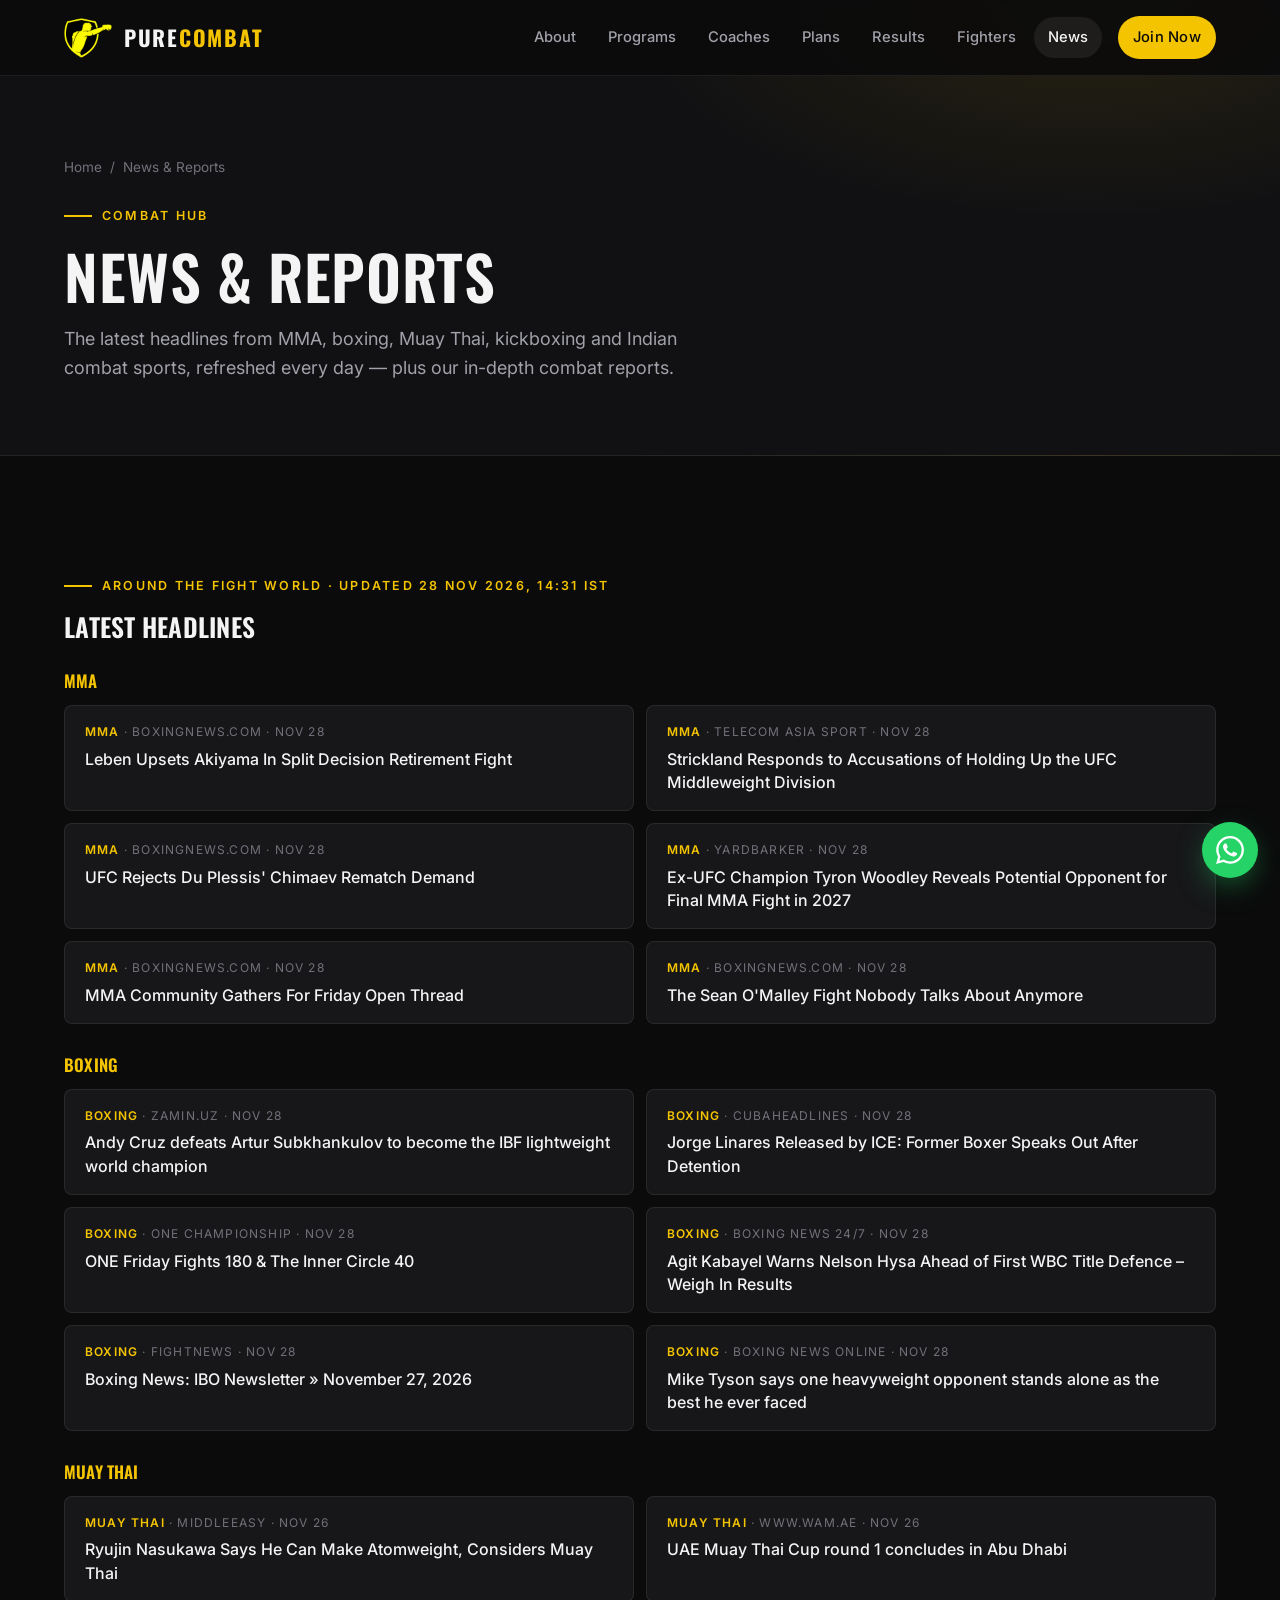
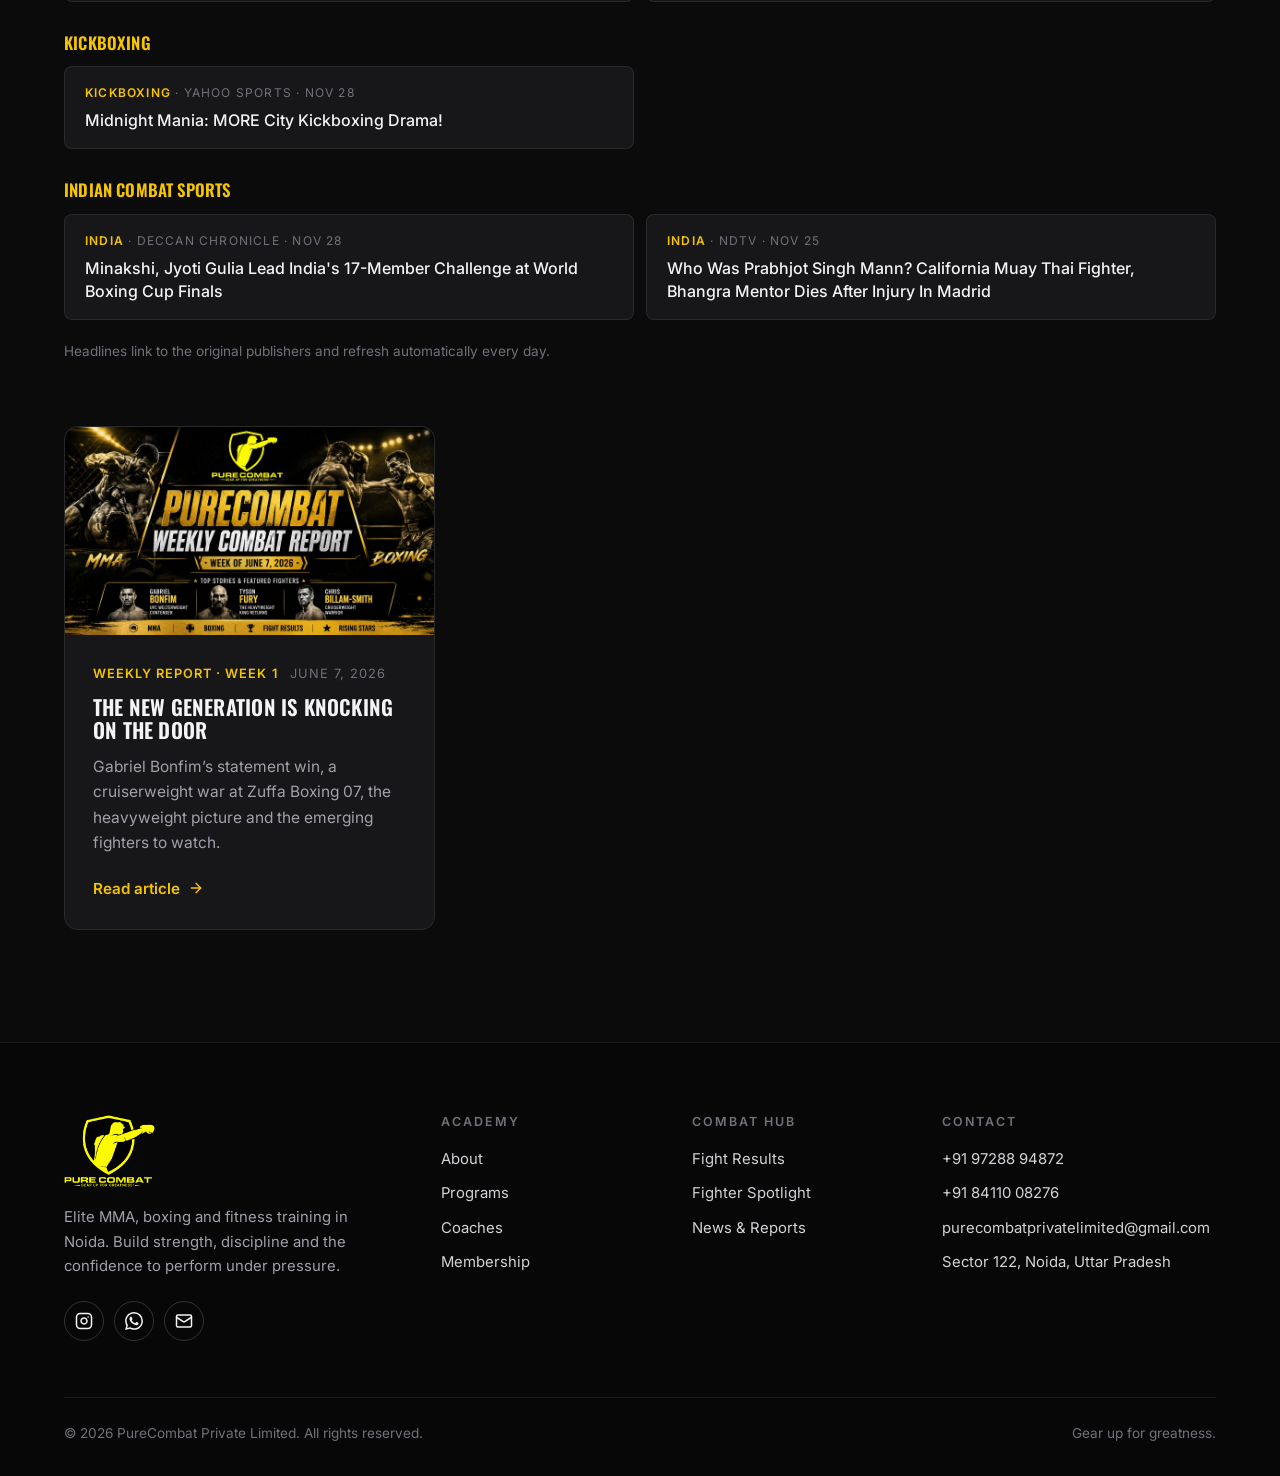
<file: blogs.html>
<!DOCTYPE html>
<html lang="en" class="no-js">
<head>
<meta charset="UTF-8">
<meta name="viewport" content="width=device-width, initial-scale=1.0">
<title>News & Reports | PURECOMBAT</title>
<meta name="description" content="Weekly combat sports reports, analysis and news from the PURECOMBAT team.">
<link rel="canonical" href="https://www.purecombat.in/blogs.html">
<meta name="theme-color" content="#0b0b0c">

<meta property="og:type" content="website">
<meta property="og:site_name" content="PURECOMBAT">
<meta property="og:title" content="News & Reports | PURECOMBAT">
<meta property="og:description" content="Weekly combat sports reports, analysis and news from the PURECOMBAT team.">
<meta property="og:url" content="https://www.purecombat.in/blogs.html">
<meta property="og:image" content="https://www.purecombat.in/images/week-1-banner.jpg">
<meta name="twitter:card" content="summary_large_image">

<link rel="icon" type="image/png" href="images/favicon.png">
<link rel="apple-touch-icon" href="images/apple-touch-icon.png">

<link rel="preconnect" href="https://fonts.googleapis.com">
<link rel="preconnect" href="https://fonts.gstatic.com" crossorigin>
<link href="https://fonts.googleapis.com/css2?family=Inter:wght@400;500;600;700&family=Oswald:wght@500;600;700&display=swap" rel="stylesheet">
<link rel="stylesheet" href="css/style.css">
</head>
<body id="top">
<a class="skip-link" href="#main">Skip to content</a>

<header class="site-header always-solid">
  <div class="container nav">
    <a href="index.html" class="brand" aria-label="PURECOMBAT home">
      <img src="images/logo-mark.png" alt="" width="48" height="40">
      <span class="brand-name">Pure<span>Combat</span></span>
    </a>
    <button class="nav-toggle" aria-label="Open menu" aria-expanded="false" aria-controls="primary-nav"><span></span></button>
    <nav class="nav-links" id="primary-nav" aria-label="Primary">
      <a href="index.html#about">About</a>
      <a href="index.html#programs">Programs</a>
      <a href="index.html#coaches">Coaches</a>
      <a href="index.html#plans">Plans</a>
      <a href="results.html">Results</a>
      <a href="fighters.html">Fighters</a>
      <a href="blogs.html" class="active" aria-current="page">News</a>
      <a href="index.html#contact" class="btn btn-primary btn-sm nav-cta">Join Now</a>
    </nav>
  </div>
</header>

<main id="main">
  <section class="page-hero">
    <div class="container">
      <nav class="breadcrumb" aria-label="Breadcrumb"><a href="index.html">Home</a><span>/</span><span>News &amp; Reports</span></nav>
      <span class="eyebrow">Combat Hub</span>
      <h1>News &amp; Reports</h1>
      <p class="lead">The latest headlines from MMA, boxing, Muay Thai, kickboxing and Indian combat sports, refreshed every day — plus our in-depth combat reports.</p>
    </div>
  </section>
  <section class="section">
    <div class="container">
      <!-- HUB:HEADLINES:START -->
      <div class="headlines reveal">
        <span class="eyebrow">Around the fight world · Updated 28 Nov 2026, 14:31 IST</span>
        <h2>Latest headlines</h2>
        <h3>MMA</h3>
        <ul class="headline-list">
          <li><a href="https://news.google.com/rss/articles/CBMifkFVX3lxTFBQQjVkTV9CMVJsRG5BTHN3Y0kwWFVodlFRNVJDWmNrYTdqU2haTVVNaVZfVF9ySGNSeTZkeFEyeGVGVDBHaDkwQ1JoX2lsSVlsUkpVb00yNEczaEZ5bU5HbUV0a2JZVzljeEdoNlFOZDMwN3BWVjVuRU9sVC0yUQ?oc=5" target="_blank" rel="noopener nofollow"><small><b>MMA</b> · boxingnews.com · Nov 28</small><span>Leben Upsets Akiyama In Split Decision Retirement Fight</span></a></li>
          <li><a href="https://news.google.com/rss/articles/[base64]?oc=5" target="_blank" rel="noopener nofollow"><small><b>MMA</b> · Telecom Asia Sport · Nov 28</small><span>Strickland Responds to Accusations of Holding Up the UFC Middleweight Division</span></a></li>
          <li><a href="https://news.google.com/rss/articles/CBMidEFVX3lxTE5hYjRXb05SUzhwNFQxajVtN2VVa2lSeDhuVWdNUGM2YXNveXJKWjNzSnRlZm5aWFpVS0tDYk5WSjR0QThQUEw4Z2d4UHV2VXliblFlN3hsdHZONzZRcnNpVUx3SkFneVRxOC1tU19pWHVuZ0h6?oc=5" target="_blank" rel="noopener nofollow"><small><b>MMA</b> · boxingnews.com · Nov 28</small><span>UFC Rejects Du Plessis&#x27; Chimaev Rematch Demand</span></a></li>
          <li><a href="https://news.google.com/rss/articles/[base64]?oc=5" target="_blank" rel="noopener nofollow"><small><b>MMA</b> · Yardbarker · Nov 28</small><span>Ex-UFC Champion Tyron Woodley Reveals Potential Opponent for Final MMA Fight in 2027</span></a></li>
          <li><a href="https://news.google.com/rss/articles/CBMibEFVX3lxTE5PeGRsQjN2WG14ZWpjMDBYV1NNVGxhY3Y3dmlBVnBvZ0JjY2lXZ0dVYVRZa3RGaTBfNmZpMmV3OUFoRExpNXFCa2hKWWo5cjZwWTEwRzRmZzRZQ1ljUkQ1OVdHbENBYy1yeno1eg?oc=5" target="_blank" rel="noopener nofollow"><small><b>MMA</b> · boxingnews.com · Nov 28</small><span>MMA Community Gathers For Friday Open Thread</span></a></li>
          <li><a href="https://news.google.com/rss/articles/CBMijAFBVV95cUxORFpDRndXbkYtLU5FaTFwT3cwMDlPNnhCamNCV19rNXVFcURHYVhTd1FRWTY4UHJWT2dqUk1DcFpKekpLSWI2eVhUQzI5MDFBSHBfQ21LVl9MZXpxMVlvaDdyY3NiV2xRVGNWeWhXVWxNU1E0ZDN5VWRLSFZJRXNNYm9BeldrckNTNUJiUg?oc=5" target="_blank" rel="noopener nofollow"><small><b>MMA</b> · boxingnews.com · Nov 28</small><span>The Sean O&#x27;Malley Fight Nobody Talks About Anymore</span></a></li>
        </ul>
        <h3>Boxing</h3>
        <ul class="headline-list">
          <li><a href="https://news.google.com/rss/articles/[base64]?oc=5" target="_blank" rel="noopener nofollow"><small><b>Boxing</b> · Zamin.uz · Nov 28</small><span>Andy Cruz defeats Artur Subkhankulov to become the IBF lightweight world champion</span></a></li>
          <li><a href="https://news.google.com/rss/articles/CBMiWEFVX3lxTE82R0IzOWdtWVFFUkNOeXNiS19FalBIV2stdzBRR0ZTR3liVlFES2hBX3U1RFB2OHRVTGpXS0s2ZjNRNmh0ZlFBUnhHVHh3WkVxSWJ3T1FXTHM?oc=5" target="_blank" rel="noopener nofollow"><small><b>Boxing</b> · CubaHeadlines · Nov 28</small><span>Jorge Linares Released by ICE: Former Boxer Speaks Out After Detention</span></a></li>
          <li><a href="https://news.google.com/rss/articles/CBMiYEFVX3lxTFBhUFpSS0kwaFladERFZGZSd1dfYWpYMUdvQVhPZmRMTlpDREpTYm0wRUxkelRWNkxfMEpYQUJKTnJHNXlXYlJMUDdFTVdmZWNEd2w4d1dsdF9haGIyU29jbQ?oc=5" target="_blank" rel="noopener nofollow"><small><b>Boxing</b> · ONE Championship · Nov 28</small><span>ONE Friday Fights 180 &amp; The Inner Circle 40</span></a></li>
          <li><a href="https://news.google.com/rss/articles/[base64]?oc=5" target="_blank" rel="noopener nofollow"><small><b>Boxing</b> · Boxing News 24/7 · Nov 28</small><span>Agit Kabayel Warns Nelson Hysa Ahead of First WBC Title Defence – Weigh In Results</span></a></li>
          <li><a href="https://news.google.com/rss/articles/CBMiWEFVX3lxTFAybEZOV1d0WnpBbjdDV1FDWjZFNHE2NEQ5V2h1NmF2ZTlhd0NvLUF0QkhIZUxzS0VfRDJMd3pyaUZMUDBHcko5S0xZc3hlZkQzNC1DMzdfemQ?oc=5" target="_blank" rel="noopener nofollow"><small><b>Boxing</b> · FightNews · Nov 28</small><span>Boxing News: IBO Newsletter » November 27, 2026</span></a></li>
          <li><a href="https://news.google.com/rss/articles/CBMie0FVX3lxTE1UajUwb2RGWEtoMzhZSXVqajA2V3dmWlFrN29wSkZFTGJrWHRWc0N6dW92TDJGU29Gall4Q2c1ZWxhOXVISUlpYzNBNFExMkMydXplV1JBa2lDR2R2ZWxTWjRVLTRFYUFHYTZneHNCQlUySUpZTTdPZmpKMA?oc=5" target="_blank" rel="noopener nofollow"><small><b>Boxing</b> · Boxing News Online · Nov 28</small><span>Mike Tyson says one heavyweight opponent stands alone as the best he ever faced</span></a></li>
        </ul>
        <h3>Muay Thai</h3>
        <ul class="headline-list">
          <li><a href="https://news.google.com/rss/articles/CBMiigFBVV95cUxNN0hvNWd0aGRhby10M3U4aW1EQTRqMWFiZEtNRnBhTDU5clNjbEg5OXctcDNvaC1veEVMdFAta2c3ZTFVRElkZGxQcmI4SmtPZVVGY3VUVEJTR04tSVNLdXJWci1Ndzh0TGJESk85SmVZVnhLNGtsdjdPREZfNUZ1V2JoXzJmTkFHVlE?oc=5" target="_blank" rel="noopener nofollow"><small><b>Muay Thai</b> · MiddleEasy · Nov 26</small><span>Ryujin Nasukawa Says He Can Make Atomweight, Considers Muay Thai</span></a></li>
          <li><a href="https://news.google.com/rss/articles/CBMiiAFBVV95cUxOd1UxanJYdW5rREdBdmFpWkhrVXVlSFJBZTNvSF9OSUNXeHZrU05NWmoxMW9sNG1fd1dpMUVZZU5lcDc3QUZhZkUtR0dUcnRyVDRQWUZYckR5QWo4cVVNa3NxalRKTFpsYW9XaVFza1F3LXhPUXZhMWVoeDJ2TUN1Wm1LQUx5Q3BG?oc=5" target="_blank" rel="noopener nofollow"><small><b>Muay Thai</b> · www.wam.ae · Nov 26</small><span>UAE Muay Thai Cup round 1 concludes in Abu Dhabi</span></a></li>
        </ul>
        <h3>Kickboxing</h3>
        <ul class="headline-list">
          <li><a href="https://news.google.com/rss/articles/[base64]?oc=5" target="_blank" rel="noopener nofollow"><small><b>Kickboxing</b> · Yahoo Sports · Nov 28</small><span>Midnight Mania: MORE City Kickboxing Drama!</span></a></li>
        </ul>
        <h3>Indian combat sports</h3>
        <ul class="headline-list">
          <li><a href="https://news.google.com/rss/articles/[base64]?oc=5" target="_blank" rel="noopener nofollow"><small><b>India</b> · Deccan Chronicle · Nov 28</small><span>Minakshi, Jyoti Gulia Lead India&#x27;s 17-Member Challenge at World Boxing Cup Finals</span></a></li>
          <li><a href="https://news.google.com/rss/articles/[base64]?oc=5" target="_blank" rel="noopener nofollow"><small><b>India</b> · NDTV · Nov 25</small><span>Who Was Prabhjot Singh Mann? California Muay Thai Fighter, Bhangra Mentor Dies After Injury In Madrid</span></a></li>
        </ul>
        <p class="headlines-note">Headlines link to the original publishers and refresh automatically every day.</p>
      </div>
      <!-- HUB:HEADLINES:END -->
      <div class="grid-3">
        <!-- HUB:REPORTS:START -->
        <article class="card post-card reveal">
          <a href="blog/week-1.html" class="post-img"><img src="images/week-1-banner.jpg" alt="PURECOMBAT Weekly Combat Report banner" loading="lazy"></a>
          <div class="post-body">
            <div class="post-meta"><span class="tag">Weekly Report · Week 1</span><span>June 7, 2026</span></div>
            <h3><a href="blog/week-1.html">The New Generation Is Knocking on the Door</a></h3>
            <p>Gabriel Bonfim’s statement win, a cruiserweight war at Zuffa Boxing 07, the heavyweight picture and the emerging fighters to watch.</p>
            <a href="blog/week-1.html" class="link-arrow">Read article <svg viewBox="0 0 24 24" fill="none" stroke="currentColor" stroke-width="2" stroke-linecap="round" stroke-linejoin="round" aria-hidden="true"><path d="M5 12h14"/><path d="m12 5 7 7-7 7"/></svg></a>
          </div>
        </article>
        <!-- HUB:REPORTS:END -->
      </div>
    </div>
  </section>
</main>

<footer class="site-footer">
  <div class="container">
    <div class="footer-grid">
      <div class="footer-brand">
        <img src="images/logo.png" alt="PURECOMBAT — Gear up for greatness" width="110" height="87" loading="lazy">
        <p>Elite MMA, boxing and fitness training in Noida. Build strength, discipline and the confidence to perform under pressure.</p>
        <div class="socials">
          <a href="https://instagram.com/purecombatofficial" target="_blank" rel="noopener" aria-label="Instagram"><svg viewBox="0 0 24 24" fill="none" stroke="currentColor" stroke-width="2" stroke-linecap="round" stroke-linejoin="round" aria-hidden="true"><rect width="20" height="20" x="2" y="2" rx="5" ry="5"/><path d="M16 11.37A4 4 0 1 1 12.63 8 4 4 0 0 1 16 11.37z"/><line x1="17.5" x2="17.51" y1="6.5" y2="6.5"/></svg></a>
          <a href="https://wa.me/919728894872" target="_blank" rel="noopener" aria-label="WhatsApp"><svg viewBox="0 0 24 24" fill="currentColor" aria-hidden="true"><path d="M17.472 14.382c-.297-.149-1.758-.867-2.03-.967-.273-.099-.471-.148-.67.15-.197.297-.767.966-.94 1.164-.173.199-.347.223-.644.075-.297-.15-1.255-.463-2.39-1.475-.883-.788-1.48-1.761-1.653-2.059-.173-.297-.018-.458.13-.606.134-.133.298-.347.446-.52.149-.174.198-.298.298-.497.099-.198.05-.371-.025-.52-.075-.149-.669-1.612-.916-2.207-.242-.579-.487-.5-.669-.51-.173-.008-.371-.01-.57-.01-.198 0-.52.074-.792.372-.272.297-1.04 1.016-1.04 2.479 0 1.462 1.065 2.875 1.213 3.074.149.198 2.096 3.2 5.077 4.487.709.306 1.262.489 1.694.625.712.227 1.36.195 1.871.118.571-.085 1.758-.719 2.006-1.413.248-.694.248-1.289.173-1.413-.074-.124-.272-.198-.57-.347m-5.421 7.403h-.004a9.87 9.87 0 01-5.031-1.378l-.361-.214-3.741.982.998-3.648-.235-.374a9.86 9.86 0 01-1.51-5.26c.001-5.45 4.436-9.884 9.888-9.884 2.64 0 5.122 1.03 6.988 2.898a9.825 9.825 0 012.893 6.994c-.003 5.45-4.437 9.884-9.885 9.884m8.413-18.297A11.815 11.815 0 0012.05 0C5.495 0 .16 5.335.157 11.892c0 2.096.547 4.142 1.588 5.945L.057 24l6.305-1.654a11.882 11.882 0 005.683 1.448h.005c6.554 0 11.89-5.335 11.893-11.893a11.821 11.821 0 00-3.48-8.413Z"/></svg></a>
          <a href="mailto:purecombatprivatelimited@gmail.com" aria-label="Email"><svg viewBox="0 0 24 24" fill="none" stroke="currentColor" stroke-width="2" stroke-linecap="round" stroke-linejoin="round" aria-hidden="true"><rect width="20" height="16" x="2" y="4" rx="2"/><path d="m22 7-8.97 5.7a1.94 1.94 0 0 1-2.06 0L2 7"/></svg></a>
        </div>
      </div>
      <div>
        <h4>Academy</h4>
        <ul class="footer-links">
          <li><a href="index.html#about">About</a></li>
          <li><a href="index.html#programs">Programs</a></li>
          <li><a href="index.html#coaches">Coaches</a></li>
          <li><a href="index.html#plans">Membership</a></li>
        </ul>
      </div>
      <div>
        <h4>Combat Hub</h4>
        <ul class="footer-links">
          <li><a href="results.html">Fight Results</a></li>
          <li><a href="fighters.html">Fighter Spotlight</a></li>
          <li><a href="blogs.html">News &amp; Reports</a></li>
        </ul>
      </div>
      <div>
        <h4>Contact</h4>
        <ul class="footer-links">
          <li><a href="tel:+919728894872">+91 97288 94872</a></li>
          <li><a href="tel:+918411008276">+91 84110 08276</a></li>
          <li><a href="mailto:purecombatprivatelimited@gmail.com">purecombatprivatelimited@gmail.com</a></li>
          <li>Sector 122, Noida, Uttar Pradesh</li>
        </ul>
      </div>
    </div>
    <div class="footer-bottom">
      <span>&copy; <span id="year">2026</span> PureCombat Private Limited. All rights reserved.</span>
      <span>Gear up for greatness.</span>
    </div>
  </div>
</footer>

<a class="wa-float" href="https://wa.me/919728894872" target="_blank" rel="noopener" aria-label="Chat with us on WhatsApp"><svg viewBox="0 0 24 24" fill="currentColor" aria-hidden="true"><path d="M17.472 14.382c-.297-.149-1.758-.867-2.03-.967-.273-.099-.471-.148-.67.15-.197.297-.767.966-.94 1.164-.173.199-.347.223-.644.075-.297-.15-1.255-.463-2.39-1.475-.883-.788-1.48-1.761-1.653-2.059-.173-.297-.018-.458.13-.606.134-.133.298-.347.446-.52.149-.174.198-.298.298-.497.099-.198.05-.371-.025-.52-.075-.149-.669-1.612-.916-2.207-.242-.579-.487-.5-.669-.51-.173-.008-.371-.01-.57-.01-.198 0-.52.074-.792.372-.272.297-1.04 1.016-1.04 2.479 0 1.462 1.065 2.875 1.213 3.074.149.198 2.096 3.2 5.077 4.487.709.306 1.262.489 1.694.625.712.227 1.36.195 1.871.118.571-.085 1.758-.719 2.006-1.413.248-.694.248-1.289.173-1.413-.074-.124-.272-.198-.57-.347m-5.421 7.403h-.004a9.87 9.87 0 01-5.031-1.378l-.361-.214-3.741.982.998-3.648-.235-.374a9.86 9.86 0 01-1.51-5.26c.001-5.45 4.436-9.884 9.888-9.884 2.64 0 5.122 1.03 6.988 2.898a9.825 9.825 0 012.893 6.994c-.003 5.45-4.437 9.884-9.885 9.884m8.413-18.297A11.815 11.815 0 0012.05 0C5.495 0 .16 5.335.157 11.892c0 2.096.547 4.142 1.588 5.945L.057 24l6.305-1.654a11.882 11.882 0 005.683 1.448h.005c6.554 0 11.89-5.335 11.893-11.893a11.821 11.821 0 00-3.48-8.413Z"/></svg></a>

<script src="js/main.js" defer></script>
</body>
</html>
</file>
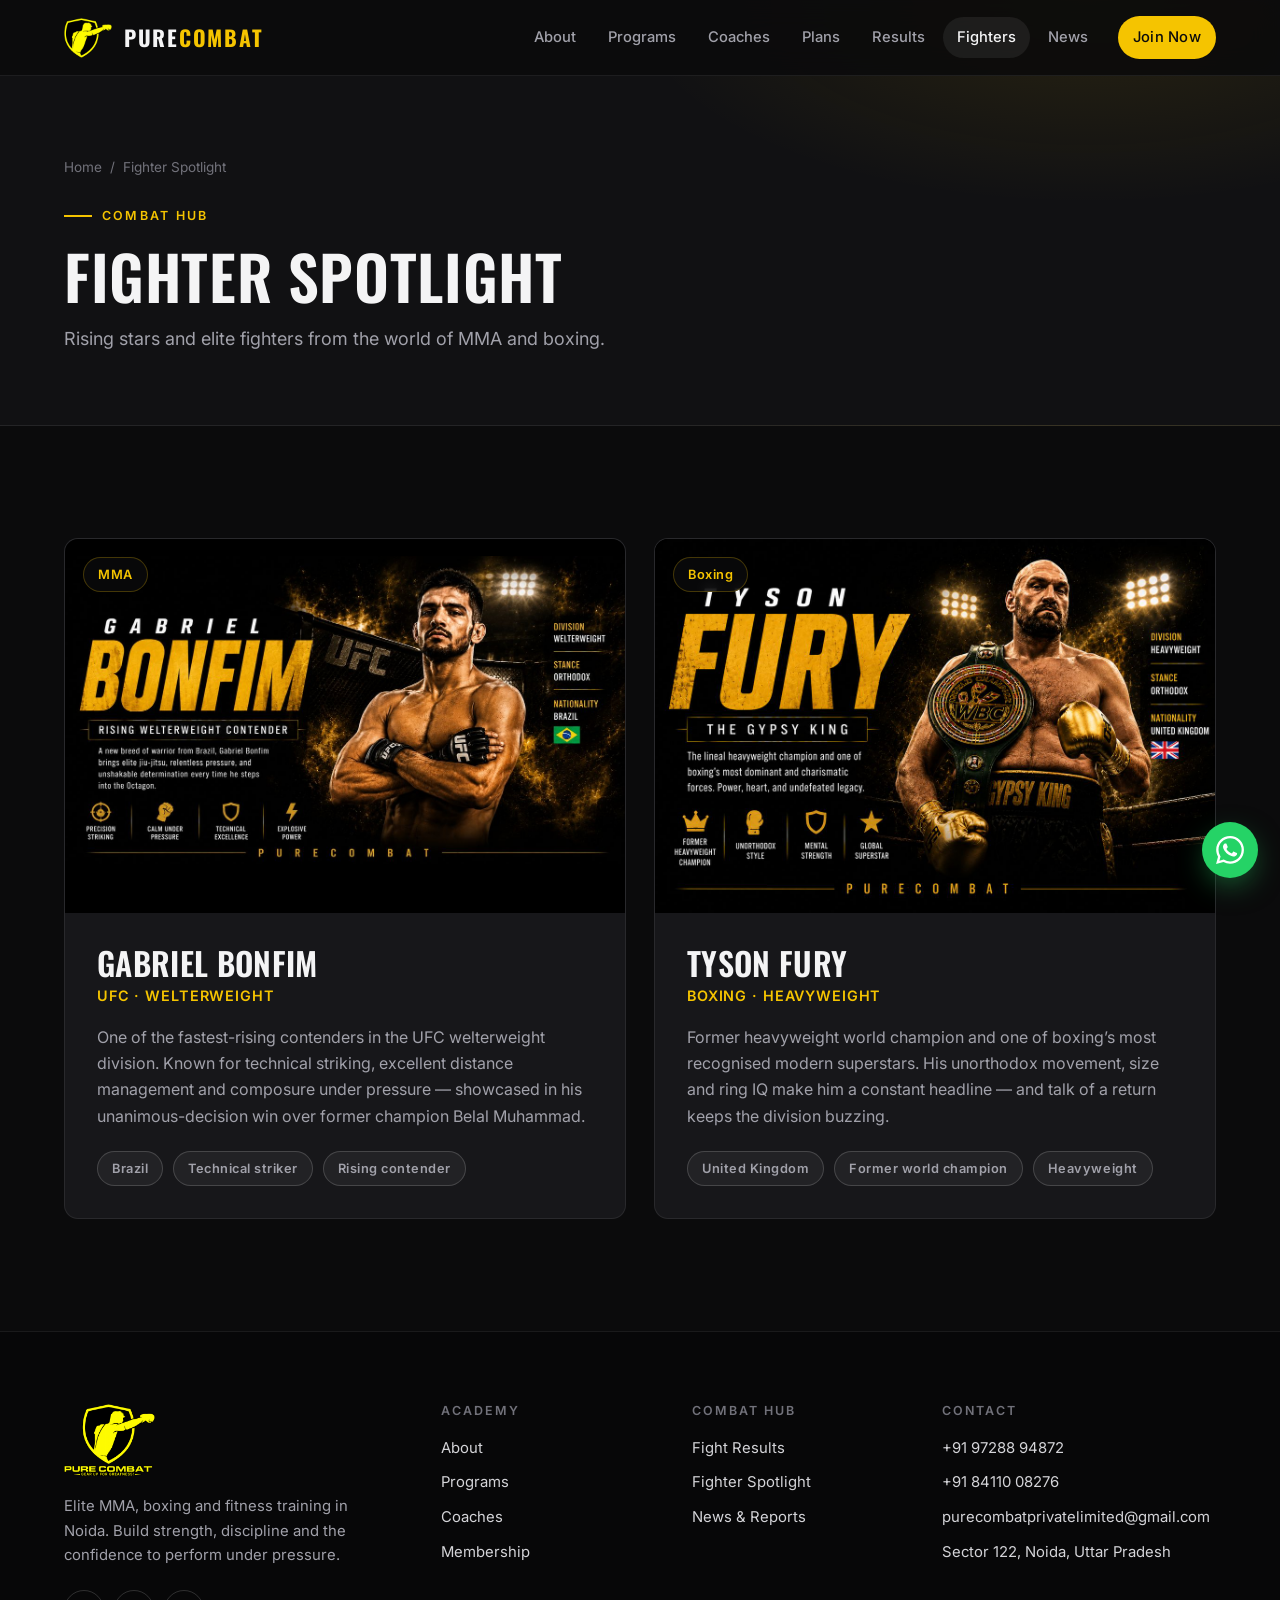
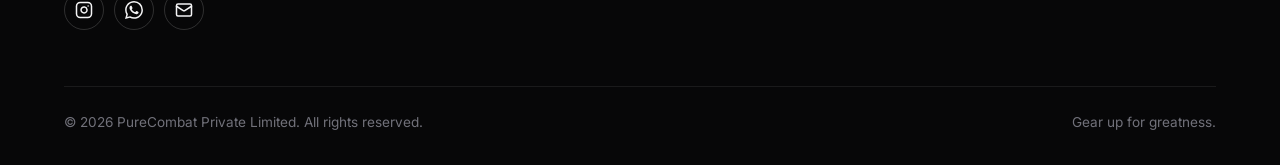
<file: fighters.html>
<!DOCTYPE html>
<html lang="en" class="no-js">
<head>
<meta charset="UTF-8">
<meta name="viewport" content="width=device-width, initial-scale=1.0">
<title>Fighter Spotlight | PURECOMBAT</title>
<meta name="description" content="Rising stars and elite fighters from the world of MMA and boxing, profiled by PURECOMBAT.">
<link rel="canonical" href="https://www.purecombat.in/fighters.html">
<meta name="theme-color" content="#0b0b0c">

<meta property="og:type" content="website">
<meta property="og:site_name" content="PURECOMBAT">
<meta property="og:title" content="Fighter Spotlight | PURECOMBAT">
<meta property="og:description" content="Rising stars and elite fighters from the world of MMA and boxing, profiled by PURECOMBAT.">
<meta property="og:url" content="https://www.purecombat.in/fighters.html">
<meta property="og:image" content="https://www.purecombat.in/images/fighter-bonfim.jpg">
<meta name="twitter:card" content="summary_large_image">

<link rel="icon" type="image/png" href="images/favicon.png">
<link rel="apple-touch-icon" href="images/apple-touch-icon.png">

<link rel="preconnect" href="https://fonts.googleapis.com">
<link rel="preconnect" href="https://fonts.gstatic.com" crossorigin>
<link href="https://fonts.googleapis.com/css2?family=Inter:wght@400;500;600;700&family=Oswald:wght@500;600;700&display=swap" rel="stylesheet">
<link rel="stylesheet" href="css/style.css">
</head>
<body id="top">
<a class="skip-link" href="#main">Skip to content</a>

<header class="site-header always-solid">
  <div class="container nav">
    <a href="index.html" class="brand" aria-label="PURECOMBAT home">
      <img src="images/logo-mark.png" alt="" width="48" height="40">
      <span class="brand-name">Pure<span>Combat</span></span>
    </a>
    <button class="nav-toggle" aria-label="Open menu" aria-expanded="false" aria-controls="primary-nav"><span></span></button>
    <nav class="nav-links" id="primary-nav" aria-label="Primary">
      <a href="index.html#about">About</a>
      <a href="index.html#programs">Programs</a>
      <a href="index.html#coaches">Coaches</a>
      <a href="index.html#plans">Plans</a>
      <a href="results.html">Results</a>
      <a href="fighters.html" class="active" aria-current="page">Fighters</a>
      <a href="blogs.html">News</a>
      <a href="index.html#contact" class="btn btn-primary btn-sm nav-cta">Join Now</a>
    </nav>
  </div>
</header>

<main id="main">
  <section class="page-hero">
    <div class="container">
      <nav class="breadcrumb" aria-label="Breadcrumb"><a href="index.html">Home</a><span>/</span><span>Fighter Spotlight</span></nav>
      <span class="eyebrow">Combat Hub</span>
      <h1>Fighter Spotlight</h1>
      <p class="lead">Rising stars and elite fighters from the world of MMA and boxing.</p>
    </div>
  </section>
  <section class="section">
    <div class="container">
      <div class="fighter-grid">
        <article class="fighter reveal">
          <div class="fighter-img"><img src="images/fighter-bonfim.jpg" alt="Gabriel Bonfim" loading="lazy"><span class="pill">MMA</span></div>
          <div class="fighter-body">
            <h2>Gabriel Bonfim</h2>
            <span class="fighter-sub">UFC · Welterweight</span>
            <p>One of the fastest-rising contenders in the UFC welterweight division. Known for technical striking, excellent distance management and composure under pressure — showcased in his unanimous-decision win over former champion Belal Muhammad.</p>
            <div class="fighter-stats"><span class="pill pill-muted">Brazil</span><span class="pill pill-muted">Technical striker</span><span class="pill pill-muted">Rising contender</span></div>
          </div>
        </article>
        <article class="fighter reveal">
          <div class="fighter-img"><img src="images/fighter-fury.jpg" alt="Tyson Fury" loading="lazy"><span class="pill">Boxing</span></div>
          <div class="fighter-body">
            <h2>Tyson Fury</h2>
            <span class="fighter-sub">Boxing · Heavyweight</span>
            <p>Former heavyweight world champion and one of boxing&rsquo;s most recognised modern superstars. His unorthodox movement, size and ring IQ make him a constant headline — and talk of a return keeps the division buzzing.</p>
            <div class="fighter-stats"><span class="pill pill-muted">United Kingdom</span><span class="pill pill-muted">Former world champion</span><span class="pill pill-muted">Heavyweight</span></div>
          </div>
        </article>
      </div>
    </div>
  </section>
</main>

<footer class="site-footer">
  <div class="container">
    <div class="footer-grid">
      <div class="footer-brand">
        <img src="images/logo.png" alt="PURECOMBAT — Gear up for greatness" width="110" height="87" loading="lazy">
        <p>Elite MMA, boxing and fitness training in Noida. Build strength, discipline and the confidence to perform under pressure.</p>
        <div class="socials">
          <a href="https://instagram.com/purecombatofficial" target="_blank" rel="noopener" aria-label="Instagram"><svg viewBox="0 0 24 24" fill="none" stroke="currentColor" stroke-width="2" stroke-linecap="round" stroke-linejoin="round" aria-hidden="true"><rect width="20" height="20" x="2" y="2" rx="5" ry="5"/><path d="M16 11.37A4 4 0 1 1 12.63 8 4 4 0 0 1 16 11.37z"/><line x1="17.5" x2="17.51" y1="6.5" y2="6.5"/></svg></a>
          <a href="https://wa.me/919728894872" target="_blank" rel="noopener" aria-label="WhatsApp"><svg viewBox="0 0 24 24" fill="currentColor" aria-hidden="true"><path d="M17.472 14.382c-.297-.149-1.758-.867-2.03-.967-.273-.099-.471-.148-.67.15-.197.297-.767.966-.94 1.164-.173.199-.347.223-.644.075-.297-.15-1.255-.463-2.39-1.475-.883-.788-1.48-1.761-1.653-2.059-.173-.297-.018-.458.13-.606.134-.133.298-.347.446-.52.149-.174.198-.298.298-.497.099-.198.05-.371-.025-.52-.075-.149-.669-1.612-.916-2.207-.242-.579-.487-.5-.669-.51-.173-.008-.371-.01-.57-.01-.198 0-.52.074-.792.372-.272.297-1.04 1.016-1.04 2.479 0 1.462 1.065 2.875 1.213 3.074.149.198 2.096 3.2 5.077 4.487.709.306 1.262.489 1.694.625.712.227 1.36.195 1.871.118.571-.085 1.758-.719 2.006-1.413.248-.694.248-1.289.173-1.413-.074-.124-.272-.198-.57-.347m-5.421 7.403h-.004a9.87 9.87 0 01-5.031-1.378l-.361-.214-3.741.982.998-3.648-.235-.374a9.86 9.86 0 01-1.51-5.26c.001-5.45 4.436-9.884 9.888-9.884 2.64 0 5.122 1.03 6.988 2.898a9.825 9.825 0 012.893 6.994c-.003 5.45-4.437 9.884-9.885 9.884m8.413-18.297A11.815 11.815 0 0012.05 0C5.495 0 .16 5.335.157 11.892c0 2.096.547 4.142 1.588 5.945L.057 24l6.305-1.654a11.882 11.882 0 005.683 1.448h.005c6.554 0 11.89-5.335 11.893-11.893a11.821 11.821 0 00-3.48-8.413Z"/></svg></a>
          <a href="mailto:purecombatprivatelimited@gmail.com" aria-label="Email"><svg viewBox="0 0 24 24" fill="none" stroke="currentColor" stroke-width="2" stroke-linecap="round" stroke-linejoin="round" aria-hidden="true"><rect width="20" height="16" x="2" y="4" rx="2"/><path d="m22 7-8.97 5.7a1.94 1.94 0 0 1-2.06 0L2 7"/></svg></a>
        </div>
      </div>
      <div>
        <h4>Academy</h4>
        <ul class="footer-links">
          <li><a href="index.html#about">About</a></li>
          <li><a href="index.html#programs">Programs</a></li>
          <li><a href="index.html#coaches">Coaches</a></li>
          <li><a href="index.html#plans">Membership</a></li>
        </ul>
      </div>
      <div>
        <h4>Combat Hub</h4>
        <ul class="footer-links">
          <li><a href="results.html">Fight Results</a></li>
          <li><a href="fighters.html">Fighter Spotlight</a></li>
          <li><a href="blogs.html">News &amp; Reports</a></li>
        </ul>
      </div>
      <div>
        <h4>Contact</h4>
        <ul class="footer-links">
          <li><a href="tel:+919728894872">+91 97288 94872</a></li>
          <li><a href="tel:+918411008276">+91 84110 08276</a></li>
          <li><a href="mailto:purecombatprivatelimited@gmail.com">purecombatprivatelimited@gmail.com</a></li>
          <li>Sector 122, Noida, Uttar Pradesh</li>
        </ul>
      </div>
    </div>
    <div class="footer-bottom">
      <span>&copy; <span id="year">2026</span> PureCombat Private Limited. All rights reserved.</span>
      <span>Gear up for greatness.</span>
    </div>
  </div>
</footer>

<a class="wa-float" href="https://wa.me/919728894872" target="_blank" rel="noopener" aria-label="Chat with us on WhatsApp"><svg viewBox="0 0 24 24" fill="currentColor" aria-hidden="true"><path d="M17.472 14.382c-.297-.149-1.758-.867-2.03-.967-.273-.099-.471-.148-.67.15-.197.297-.767.966-.94 1.164-.173.199-.347.223-.644.075-.297-.15-1.255-.463-2.39-1.475-.883-.788-1.48-1.761-1.653-2.059-.173-.297-.018-.458.13-.606.134-.133.298-.347.446-.52.149-.174.198-.298.298-.497.099-.198.05-.371-.025-.52-.075-.149-.669-1.612-.916-2.207-.242-.579-.487-.5-.669-.51-.173-.008-.371-.01-.57-.01-.198 0-.52.074-.792.372-.272.297-1.04 1.016-1.04 2.479 0 1.462 1.065 2.875 1.213 3.074.149.198 2.096 3.2 5.077 4.487.709.306 1.262.489 1.694.625.712.227 1.36.195 1.871.118.571-.085 1.758-.719 2.006-1.413.248-.694.248-1.289.173-1.413-.074-.124-.272-.198-.57-.347m-5.421 7.403h-.004a9.87 9.87 0 01-5.031-1.378l-.361-.214-3.741.982.998-3.648-.235-.374a9.86 9.86 0 01-1.51-5.26c.001-5.45 4.436-9.884 9.888-9.884 2.64 0 5.122 1.03 6.988 2.898a9.825 9.825 0 012.893 6.994c-.003 5.45-4.437 9.884-9.885 9.884m8.413-18.297A11.815 11.815 0 0012.05 0C5.495 0 .16 5.335.157 11.892c0 2.096.547 4.142 1.588 5.945L.057 24l6.305-1.654a11.882 11.882 0 005.683 1.448h.005c6.554 0 11.89-5.335 11.893-11.893a11.821 11.821 0 00-3.48-8.413Z"/></svg></a>

<script src="js/main.js" defer></script>
</body>
</html>
</file>
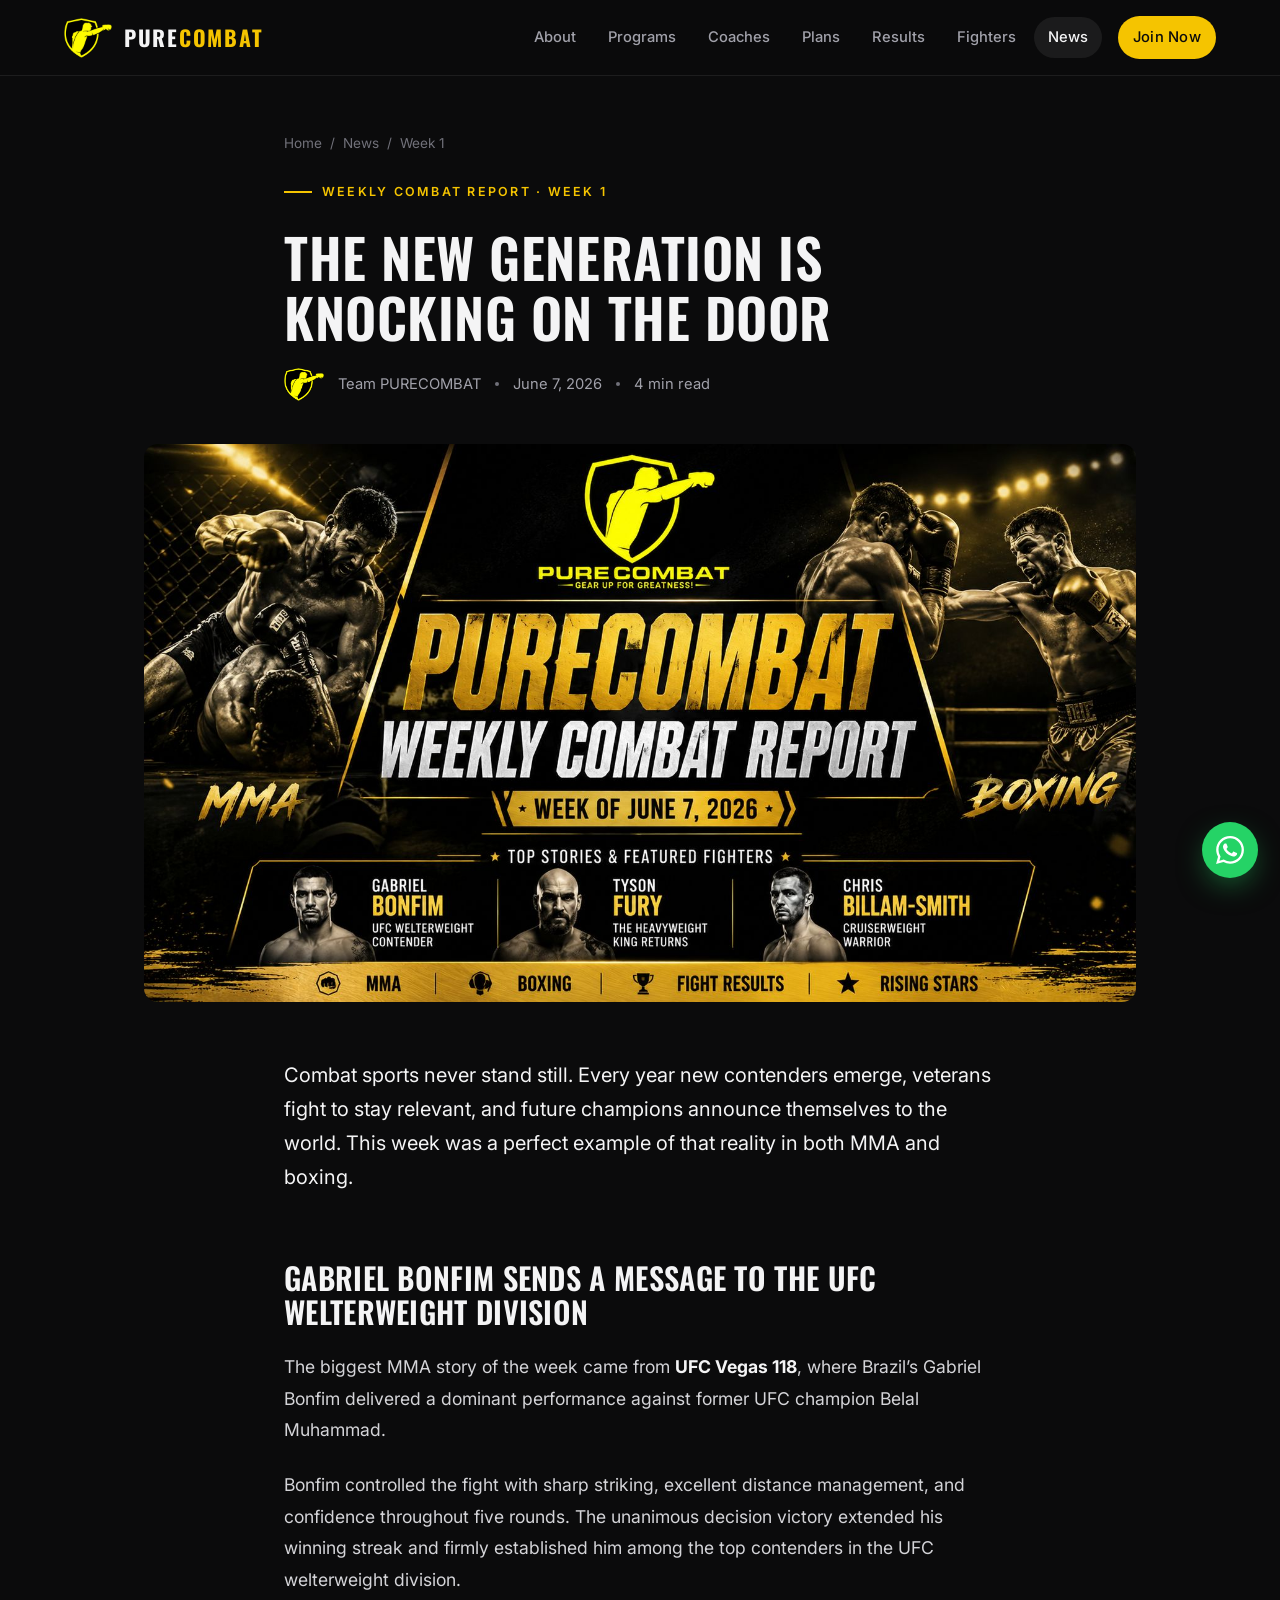
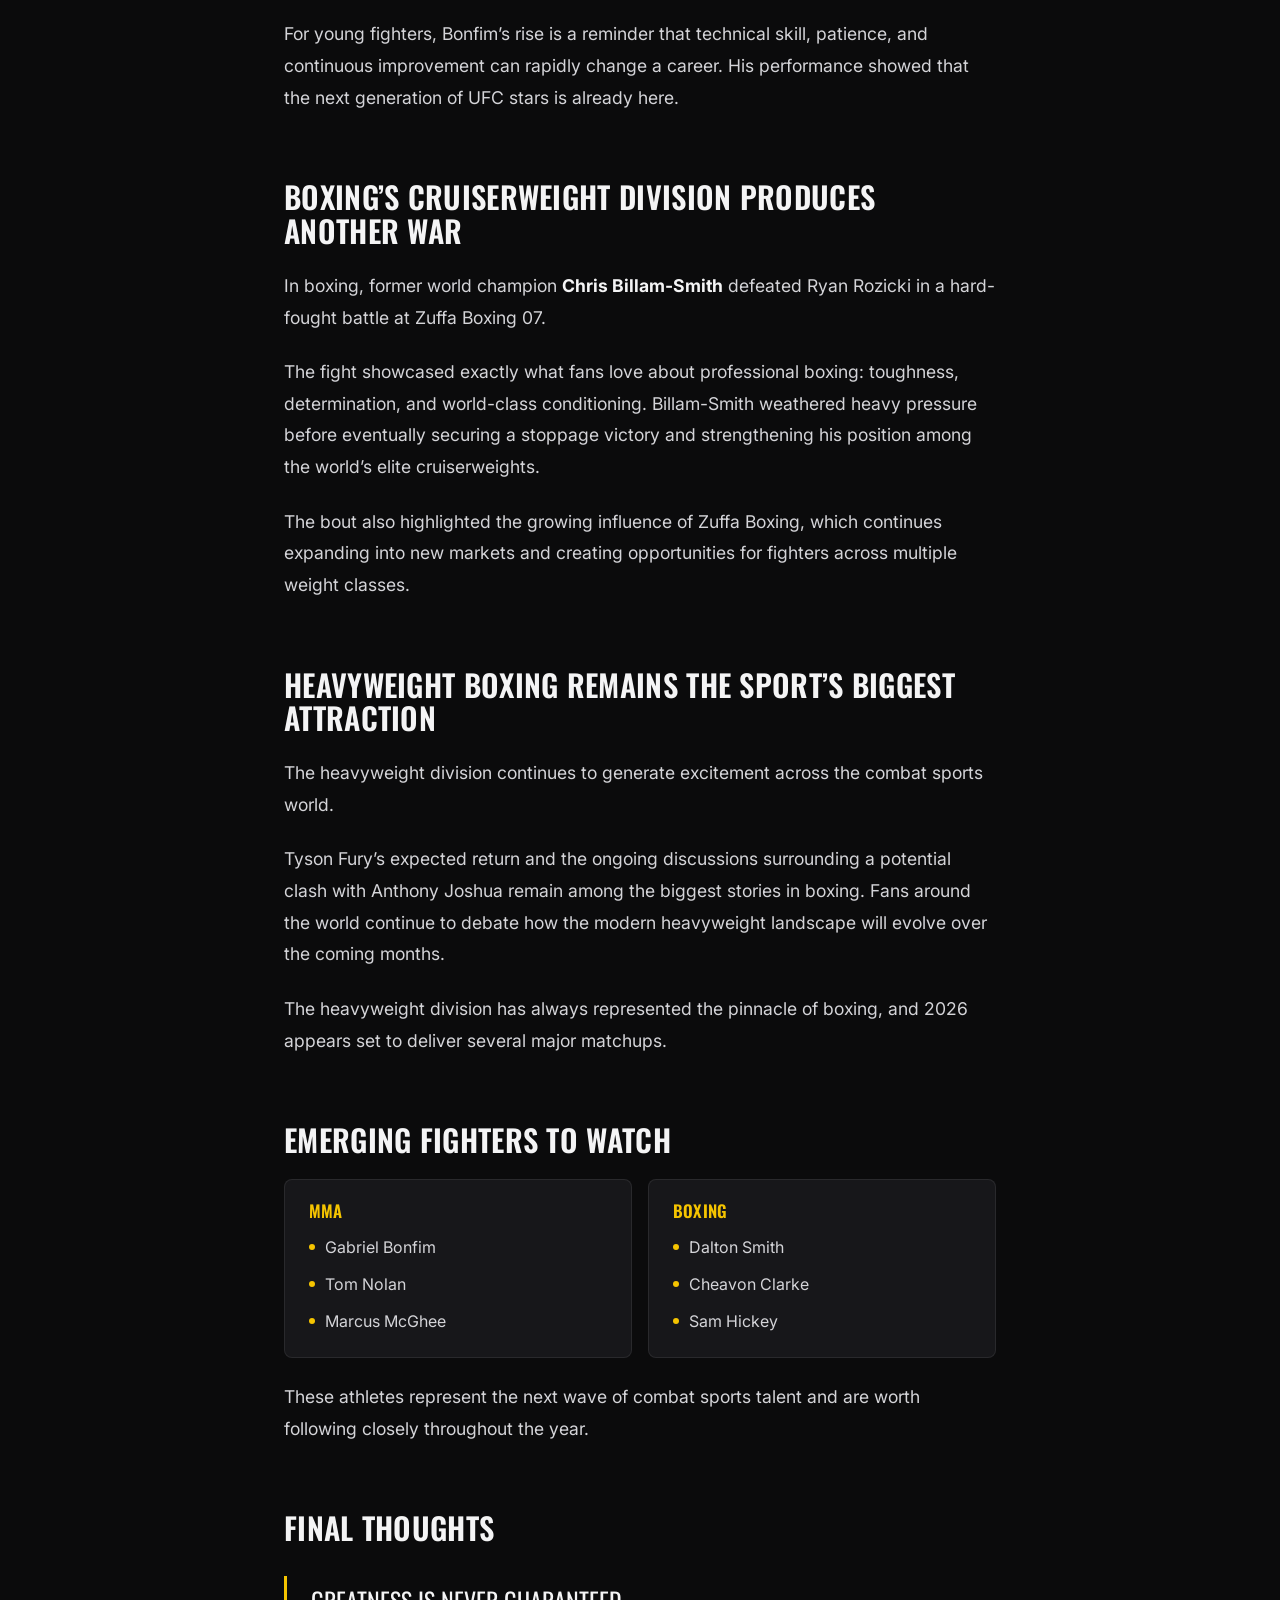
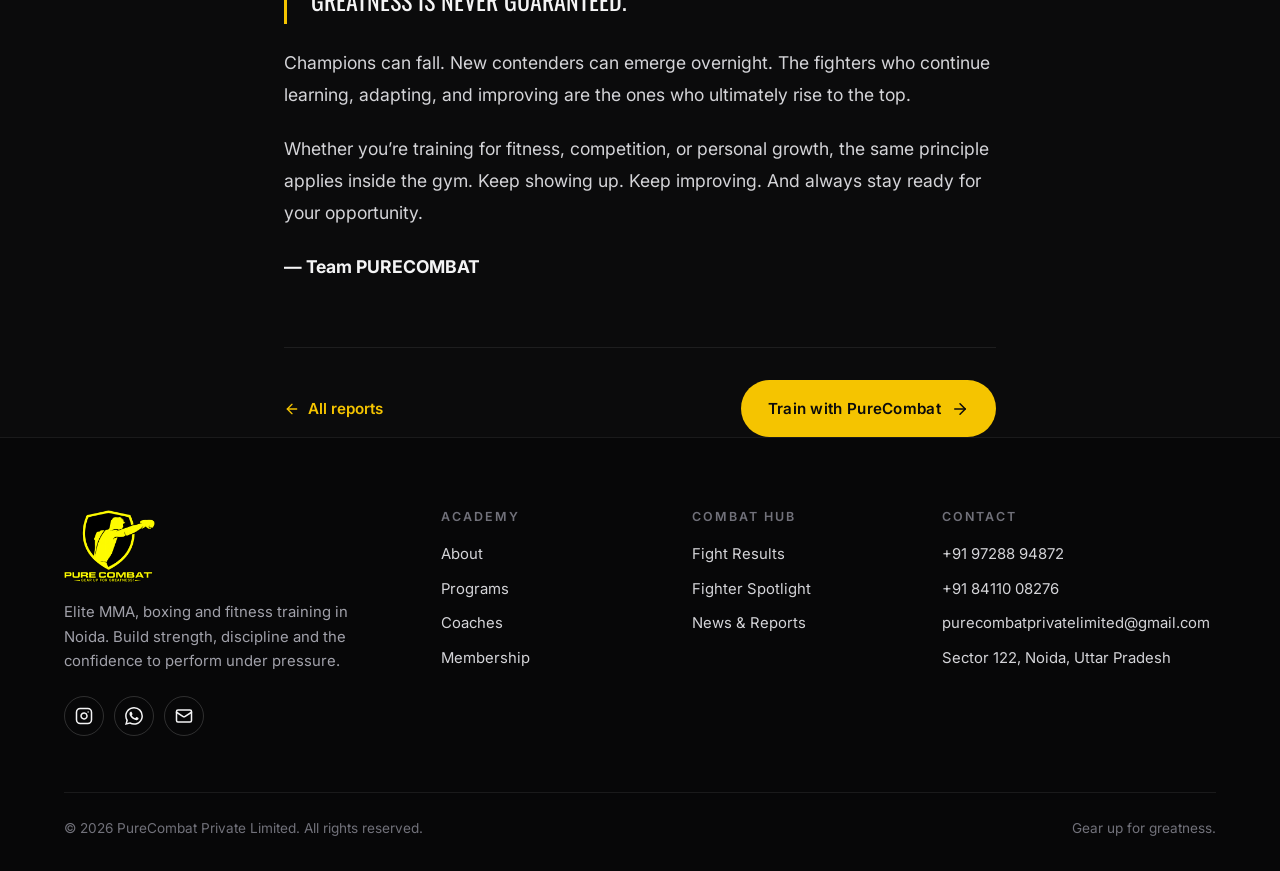
<file: blog/week-1.html>
<!DOCTYPE html>
<html lang="en" class="no-js">
<head>
<meta charset="UTF-8">
<meta name="viewport" content="width=device-width, initial-scale=1.0">
<title>The New Generation Is Knocking on the Door | PURECOMBAT Weekly Combat Report</title>
<meta name="description" content="PURECOMBAT Weekly Combat Report, June 7, 2026: Gabriel Bonfim's rise, Billam-Smith vs Rozicki, the heavyweight picture and emerging fighters to watch.">
<link rel="canonical" href="https://www.purecombat.in/blog/week-1.html">
<meta name="theme-color" content="#0b0b0c">

<meta property="og:type" content="website">
<meta property="og:site_name" content="PURECOMBAT">
<meta property="og:title" content="The New Generation Is Knocking on the Door | PURECOMBAT Weekly Combat Report">
<meta property="og:description" content="PURECOMBAT Weekly Combat Report, June 7, 2026: Gabriel Bonfim's rise, Billam-Smith vs Rozicki, the heavyweight picture and emerging fighters to watch.">
<meta property="og:url" content="https://www.purecombat.in/blog/week-1.html">
<meta property="og:image" content="https://www.purecombat.in/images/week-1-banner.jpg">
<meta name="twitter:card" content="summary_large_image">

<link rel="icon" type="image/png" href="../images/favicon.png">
<link rel="apple-touch-icon" href="../images/apple-touch-icon.png">

<link rel="preconnect" href="https://fonts.googleapis.com">
<link rel="preconnect" href="https://fonts.gstatic.com" crossorigin>
<link href="https://fonts.googleapis.com/css2?family=Inter:wght@400;500;600;700&family=Oswald:wght@500;600;700&display=swap" rel="stylesheet">
<link rel="stylesheet" href="../css/style.css">
<script type="application/ld+json">{"@context": "https://schema.org", "@type": "Article", "headline": "The New Generation Is Knocking on the Door", "datePublished": "2026-06-07", "image": "https://www.purecombat.in/images/week-1-banner.jpg", "author": {"@type": "Organization", "name": "Team PURECOMBAT"}, "publisher": {"@type": "Organization", "name": "PURECOMBAT", "logo": {"@type": "ImageObject", "url": "https://www.purecombat.in/images/logo.png"}}}</script>
</head>
<body id="top">
<a class="skip-link" href="#main">Skip to content</a>

<header class="site-header always-solid">
  <div class="container nav">
    <a href="../index.html" class="brand" aria-label="PURECOMBAT home">
      <img src="../images/logo-mark.png" alt="" width="48" height="40">
      <span class="brand-name">Pure<span>Combat</span></span>
    </a>
    <button class="nav-toggle" aria-label="Open menu" aria-expanded="false" aria-controls="primary-nav"><span></span></button>
    <nav class="nav-links" id="primary-nav" aria-label="Primary">
      <a href="../index.html#about">About</a>
      <a href="../index.html#programs">Programs</a>
      <a href="../index.html#coaches">Coaches</a>
      <a href="../index.html#plans">Plans</a>
      <a href="../results.html">Results</a>
      <a href="../fighters.html">Fighters</a>
      <a href="../blogs.html" class="active" aria-current="page">News</a>
      <a href="../index.html#contact" class="btn btn-primary btn-sm nav-cta">Join Now</a>
    </nav>
  </div>
</header>

<main id="main">
  <article>
    <div class="article-hero">
      <div class="article-wrap">
        <nav class="breadcrumb" aria-label="Breadcrumb"><a href="../index.html">Home</a><span>/</span><a href="../blogs.html">News</a><span>/</span><span>Week 1</span></nav>
        <header class="article-header">
          <span class="eyebrow">Weekly Combat Report · Week 1</span>
          <h1>The New Generation Is Knocking on the Door</h1>
          <div class="article-byline">
            <img src="../images/logo-mark.png" alt="">
            <span>Team PURECOMBAT</span><span class="dot"></span>
            <time datetime="2026-06-07">June 7, 2026</time><span class="dot"></span>
            <span>4 min read</span>
          </div>
        </header>
      </div>
    </div>
    <div class="article-cover">
      <img src="../images/week-1-banner.jpg" alt="PURECOMBAT Weekly Combat Report — week of June 7, 2026">
    </div>

    <div class="article-wrap prose">
      <p class="intro">Combat sports never stand still. Every year new contenders emerge, veterans fight to stay relevant, and future champions announce themselves to the world. This week was a perfect example of that reality in both MMA and boxing.</p>

      <h2>Gabriel Bonfim sends a message to the UFC welterweight division</h2>
      <p>The biggest MMA story of the week came from <strong>UFC Vegas 118</strong>, where Brazil&rsquo;s Gabriel Bonfim delivered a dominant performance against former UFC champion Belal Muhammad.</p>
      <p>Bonfim controlled the fight with sharp striking, excellent distance management, and confidence throughout five rounds. The unanimous decision victory extended his winning streak and firmly established him among the top contenders in the UFC welterweight division.</p>
      <p>For young fighters, Bonfim&rsquo;s rise is a reminder that technical skill, patience, and continuous improvement can rapidly change a career. His performance showed that the next generation of UFC stars is already here.</p>

      <h2>Boxing&rsquo;s cruiserweight division produces another war</h2>
      <p>In boxing, former world champion <strong>Chris Billam-Smith</strong> defeated Ryan Rozicki in a hard-fought battle at Zuffa Boxing 07.</p>
      <p>The fight showcased exactly what fans love about professional boxing: toughness, determination, and world-class conditioning. Billam-Smith weathered heavy pressure before eventually securing a stoppage victory and strengthening his position among the world&rsquo;s elite cruiserweights.</p>
      <p>The bout also highlighted the growing influence of Zuffa Boxing, which continues expanding into new markets and creating opportunities for fighters across multiple weight classes.</p>

      <h2>Heavyweight boxing remains the sport&rsquo;s biggest attraction</h2>
      <p>The heavyweight division continues to generate excitement across the combat sports world.</p>
      <p>Tyson Fury&rsquo;s expected return and the ongoing discussions surrounding a potential clash with Anthony Joshua remain among the biggest stories in boxing. Fans around the world continue to debate how the modern heavyweight landscape will evolve over the coming months.</p>
      <p>The heavyweight division has always represented the pinnacle of boxing, and 2026 appears set to deliver several major matchups.</p>

      <h2>Emerging fighters to watch</h2>
      <div class="watch-grid">
        <div class="watch-box"><h3>MMA</h3><ul><li>Gabriel Bonfim</li><li>Tom Nolan</li><li>Marcus McGhee</li></ul></div>
        <div class="watch-box"><h3>Boxing</h3><ul><li>Dalton Smith</li><li>Cheavon Clarke</li><li>Sam Hickey</li></ul></div>
      </div>
      <p>These athletes represent the next wave of combat sports talent and are worth following closely throughout the year.</p>

      <h2>Final thoughts</h2>
      <blockquote>Greatness is never guaranteed.</blockquote>
      <p>Champions can fall. New contenders can emerge overnight. The fighters who continue learning, adapting, and improving are the ones who ultimately rise to the top.</p>
      <p>Whether you&rsquo;re training for fitness, competition, or personal growth, the same principle applies inside the gym. Keep showing up. Keep improving. And always stay ready for your opportunity.</p>
      <p><strong>— Team PURECOMBAT</strong></p>

      <div class="article-footer">
        <a href="../blogs.html" class="link-arrow"><svg viewBox="0 0 24 24" fill="none" stroke="currentColor" stroke-width="2" stroke-linecap="round" stroke-linejoin="round" aria-hidden="true"><path d="M19 12H5"/><path d="m12 19-7-7 7-7"/></svg> All reports</a>
        <a href="../index.html#contact" class="btn btn-primary">Train with PureCombat <svg viewBox="0 0 24 24" fill="none" stroke="currentColor" stroke-width="2" stroke-linecap="round" stroke-linejoin="round" aria-hidden="true"><path d="M5 12h14"/><path d="m12 5 7 7-7 7"/></svg></a>
      </div>
    </div>
  </article>
</main>

<footer class="site-footer">
  <div class="container">
    <div class="footer-grid">
      <div class="footer-brand">
        <img src="../images/logo.png" alt="PURECOMBAT — Gear up for greatness" width="110" height="87" loading="lazy">
        <p>Elite MMA, boxing and fitness training in Noida. Build strength, discipline and the confidence to perform under pressure.</p>
        <div class="socials">
          <a href="https://instagram.com/purecombatofficial" target="_blank" rel="noopener" aria-label="Instagram"><svg viewBox="0 0 24 24" fill="none" stroke="currentColor" stroke-width="2" stroke-linecap="round" stroke-linejoin="round" aria-hidden="true"><rect width="20" height="20" x="2" y="2" rx="5" ry="5"/><path d="M16 11.37A4 4 0 1 1 12.63 8 4 4 0 0 1 16 11.37z"/><line x1="17.5" x2="17.51" y1="6.5" y2="6.5"/></svg></a>
          <a href="https://wa.me/919728894872" target="_blank" rel="noopener" aria-label="WhatsApp"><svg viewBox="0 0 24 24" fill="currentColor" aria-hidden="true"><path d="M17.472 14.382c-.297-.149-1.758-.867-2.03-.967-.273-.099-.471-.148-.67.15-.197.297-.767.966-.94 1.164-.173.199-.347.223-.644.075-.297-.15-1.255-.463-2.39-1.475-.883-.788-1.48-1.761-1.653-2.059-.173-.297-.018-.458.13-.606.134-.133.298-.347.446-.52.149-.174.198-.298.298-.497.099-.198.05-.371-.025-.52-.075-.149-.669-1.612-.916-2.207-.242-.579-.487-.5-.669-.51-.173-.008-.371-.01-.57-.01-.198 0-.52.074-.792.372-.272.297-1.04 1.016-1.04 2.479 0 1.462 1.065 2.875 1.213 3.074.149.198 2.096 3.2 5.077 4.487.709.306 1.262.489 1.694.625.712.227 1.36.195 1.871.118.571-.085 1.758-.719 2.006-1.413.248-.694.248-1.289.173-1.413-.074-.124-.272-.198-.57-.347m-5.421 7.403h-.004a9.87 9.87 0 01-5.031-1.378l-.361-.214-3.741.982.998-3.648-.235-.374a9.86 9.86 0 01-1.51-5.26c.001-5.45 4.436-9.884 9.888-9.884 2.64 0 5.122 1.03 6.988 2.898a9.825 9.825 0 012.893 6.994c-.003 5.45-4.437 9.884-9.885 9.884m8.413-18.297A11.815 11.815 0 0012.05 0C5.495 0 .16 5.335.157 11.892c0 2.096.547 4.142 1.588 5.945L.057 24l6.305-1.654a11.882 11.882 0 005.683 1.448h.005c6.554 0 11.89-5.335 11.893-11.893a11.821 11.821 0 00-3.48-8.413Z"/></svg></a>
          <a href="mailto:purecombatprivatelimited@gmail.com" aria-label="Email"><svg viewBox="0 0 24 24" fill="none" stroke="currentColor" stroke-width="2" stroke-linecap="round" stroke-linejoin="round" aria-hidden="true"><rect width="20" height="16" x="2" y="4" rx="2"/><path d="m22 7-8.97 5.7a1.94 1.94 0 0 1-2.06 0L2 7"/></svg></a>
        </div>
      </div>
      <div>
        <h4>Academy</h4>
        <ul class="footer-links">
          <li><a href="../index.html#about">About</a></li>
          <li><a href="../index.html#programs">Programs</a></li>
          <li><a href="../index.html#coaches">Coaches</a></li>
          <li><a href="../index.html#plans">Membership</a></li>
        </ul>
      </div>
      <div>
        <h4>Combat Hub</h4>
        <ul class="footer-links">
          <li><a href="../results.html">Fight Results</a></li>
          <li><a href="../fighters.html">Fighter Spotlight</a></li>
          <li><a href="../blogs.html">News &amp; Reports</a></li>
        </ul>
      </div>
      <div>
        <h4>Contact</h4>
        <ul class="footer-links">
          <li><a href="tel:+919728894872">+91 97288 94872</a></li>
          <li><a href="tel:+918411008276">+91 84110 08276</a></li>
          <li><a href="mailto:purecombatprivatelimited@gmail.com">purecombatprivatelimited@gmail.com</a></li>
          <li>Sector 122, Noida, Uttar Pradesh</li>
        </ul>
      </div>
    </div>
    <div class="footer-bottom">
      <span>&copy; <span id="year">2026</span> PureCombat Private Limited. All rights reserved.</span>
      <span>Gear up for greatness.</span>
    </div>
  </div>
</footer>

<a class="wa-float" href="https://wa.me/919728894872" target="_blank" rel="noopener" aria-label="Chat with us on WhatsApp"><svg viewBox="0 0 24 24" fill="currentColor" aria-hidden="true"><path d="M17.472 14.382c-.297-.149-1.758-.867-2.03-.967-.273-.099-.471-.148-.67.15-.197.297-.767.966-.94 1.164-.173.199-.347.223-.644.075-.297-.15-1.255-.463-2.39-1.475-.883-.788-1.48-1.761-1.653-2.059-.173-.297-.018-.458.13-.606.134-.133.298-.347.446-.52.149-.174.198-.298.298-.497.099-.198.05-.371-.025-.52-.075-.149-.669-1.612-.916-2.207-.242-.579-.487-.5-.669-.51-.173-.008-.371-.01-.57-.01-.198 0-.52.074-.792.372-.272.297-1.04 1.016-1.04 2.479 0 1.462 1.065 2.875 1.213 3.074.149.198 2.096 3.2 5.077 4.487.709.306 1.262.489 1.694.625.712.227 1.36.195 1.871.118.571-.085 1.758-.719 2.006-1.413.248-.694.248-1.289.173-1.413-.074-.124-.272-.198-.57-.347m-5.421 7.403h-.004a9.87 9.87 0 01-5.031-1.378l-.361-.214-3.741.982.998-3.648-.235-.374a9.86 9.86 0 01-1.51-5.26c.001-5.45 4.436-9.884 9.888-9.884 2.64 0 5.122 1.03 6.988 2.898a9.825 9.825 0 012.893 6.994c-.003 5.45-4.437 9.884-9.885 9.884m8.413-18.297A11.815 11.815 0 0012.05 0C5.495 0 .16 5.335.157 11.892c0 2.096.547 4.142 1.588 5.945L.057 24l6.305-1.654a11.882 11.882 0 005.683 1.448h.005c6.554 0 11.89-5.335 11.893-11.893a11.821 11.821 0 00-3.48-8.413Z"/></svg></a>

<script src="../js/main.js" defer></script>
</body>
</html>
</file>
<file: css/style.css>
/* =========================================================
   PURECOMBAT — Shared stylesheet
   ========================================================= */

:root {
  --bg: #0b0b0c;
  --bg-alt: #111113;
  --surface: #17171a;
  --surface-2: #1e1e22;
  --border: rgba(255, 255, 255, 0.08);
  --border-strong: rgba(255, 255, 255, 0.16);
  --text: #f4f4f5;
  --muted: #a1a1aa;
  --subtle: #71717a;
  --accent: #f5c400;
  --accent-hover: #ffd633;
  --accent-ink: #0b0b0c;
  --danger: #e5484d;

  --font-display: "Oswald", "Arial Narrow", sans-serif;
  --font-body: "Inter", system-ui, -apple-system, "Segoe UI", Roboto, sans-serif;

  --radius: 14px;
  --radius-sm: 8px;
  --container: 1200px;
  --header-h: 76px;
  --shadow: 0 20px 50px -20px rgba(0, 0, 0, 0.6);
  --ease: cubic-bezier(0.2, 0.7, 0.2, 1);
}

*, *::before, *::after { box-sizing: border-box; margin: 0; padding: 0; }

html { scroll-behavior: smooth; scroll-padding-top: var(--header-h); }

body {
  font-family: var(--font-body);
  background: var(--bg);
  color: var(--text);
  line-height: 1.65;
  font-size: 16px;
  -webkit-font-smoothing: antialiased;
  text-rendering: optimizeLegibility;
}

img { max-width: 100%; display: block; }
a { color: inherit; text-decoration: none; }
button, input, textarea, select { font: inherit; color: inherit; }
ul { list-style: none; }

:focus-visible { outline: 2px solid var(--accent); outline-offset: 3px; border-radius: 4px; }

.skip-link {
  position: absolute; left: 16px; top: -48px; z-index: 1000;
  background: var(--accent); color: var(--accent-ink);
  padding: 10px 16px; border-radius: var(--radius-sm); font-weight: 600;
}
.skip-link:focus { top: 16px; }

.container { width: 100%; max-width: var(--container); margin: 0 auto; padding: 0 24px; }

/* ---------- Typography ---------- */
h1, h2, h3, h4 {
  font-family: var(--font-display);
  font-weight: 600;
  line-height: 1.1;
  letter-spacing: 0.01em;
  text-transform: uppercase;
}
h1 { font-size: clamp(2.6rem, 6.5vw, 5rem); }
h2 { font-size: clamp(2rem, 4vw, 3rem); }
h3 { font-size: 1.35rem; }

.eyebrow {
  display: inline-flex; align-items: center; gap: 10px;
  font-size: 0.78rem; font-weight: 600; letter-spacing: 0.18em;
  text-transform: uppercase; color: var(--accent);
  margin-bottom: 16px;
}
.eyebrow::before { content: ""; width: 28px; height: 2px; background: var(--accent); }

.lead { font-size: 1.125rem; color: var(--muted); max-width: 640px; }
.text-accent { color: var(--accent); }

/* ---------- Buttons ---------- */
.btn {
  display: inline-flex; align-items: center; justify-content: center; gap: 10px;
  padding: 14px 26px; border-radius: 999px;
  font-weight: 600; font-size: 0.95rem; letter-spacing: 0.02em;
  border: 1px solid transparent; cursor: pointer;
  transition: background 0.2s var(--ease), color 0.2s var(--ease), border-color 0.2s var(--ease), transform 0.2s var(--ease);
  white-space: nowrap;
}
.btn svg { width: 18px; height: 18px; flex-shrink: 0; }
.btn-primary { background: var(--accent); color: var(--accent-ink); }
.btn-primary:hover { background: var(--accent-hover); transform: translateY(-1px); }
.btn-outline { border-color: var(--border-strong); color: var(--text); background: rgba(255,255,255,0.02); }
.btn-outline:hover { border-color: var(--text); background: rgba(255,255,255,0.06); }
.btn-sm { padding: 10px 18px; font-size: 0.875rem; }
.btn-block { width: 100%; }

.link-arrow {
  display: inline-flex; align-items: center; gap: 8px;
  color: var(--accent); font-weight: 600; font-size: 0.95rem;
}
.link-arrow svg { width: 16px; height: 16px; transition: transform 0.2s var(--ease); }
.link-arrow:hover svg { transform: translateX(4px); }

/* ---------- Header / Navigation ---------- */
.site-header {
  position: fixed; inset: 0 0 auto 0; z-index: 100;
  height: var(--header-h);
  transition: background 0.3s var(--ease), border-color 0.3s var(--ease);
  border-bottom: 1px solid transparent;
}
.site-header.is-solid,
.site-header.always-solid {
  background: rgba(11, 11, 12, 0.88);
  backdrop-filter: saturate(140%) blur(14px);
  -webkit-backdrop-filter: saturate(140%) blur(14px);
  border-bottom-color: var(--border);
}
.nav { height: 100%; display: flex; align-items: center; justify-content: space-between; gap: 24px; }

.brand { display: flex; align-items: center; gap: 12px; }
.brand img { height: 40px; width: auto; }
.brand-name {
  font-family: var(--font-display); font-weight: 700; font-size: 1.35rem;
  letter-spacing: 0.08em; text-transform: uppercase;
}
.brand-name span { color: var(--accent); }

.nav-links { display: flex; align-items: center; gap: 4px; }
.nav-links a {
  padding: 8px 14px; border-radius: 999px;
  font-size: 0.92rem; font-weight: 500; color: var(--muted);
  transition: color 0.2s var(--ease), background 0.2s var(--ease);
}
.nav-links a:hover { color: var(--text); }
.nav-links a.active { color: var(--text); background: rgba(255,255,255,0.07); }
.nav-cta { margin-left: 12px; }

.nav-toggle {
  display: none; width: 44px; height: 44px; border-radius: 10px;
  background: transparent; border: 1px solid var(--border-strong); cursor: pointer;
  align-items: center; justify-content: center;
}
.nav-toggle span, .nav-toggle span::before, .nav-toggle span::after {
  display: block; width: 18px; height: 2px; background: var(--text); border-radius: 2px;
  position: relative; transition: transform 0.25s var(--ease), background 0.2s;
}
.nav-toggle span::before, .nav-toggle span::after { content: ""; position: absolute; left: 0; }
.nav-toggle span::before { top: -6px; }
.nav-toggle span::after { top: 6px; }
.nav-open .nav-toggle span { background: transparent; }
.nav-open .nav-toggle span::before { transform: translateY(6px) rotate(45deg); }
.nav-open .nav-toggle span::after { transform: translateY(-6px) rotate(-45deg); }

@media (max-width: 960px) {
  .nav-toggle { display: inline-flex; }
  .nav-links {
    position: fixed; top: var(--header-h); left: 0; right: 0;
    flex-direction: column; align-items: stretch; gap: 0;
    background: rgba(11, 11, 12, 0.98); border-bottom: 1px solid var(--border);
    padding: 12px 24px 24px;
    transform: translateY(-8px); opacity: 0; visibility: hidden;
    transition: opacity 0.2s var(--ease), transform 0.2s var(--ease), visibility 0.2s;
  }
  .nav-links a { padding: 14px 4px; border-radius: 0; border-bottom: 1px solid var(--border); font-size: 1rem; }
  .nav-links a.active { background: none; color: var(--accent); }
  .nav-cta { margin: 16px 0 0; }
  .nav-links .nav-cta { border-bottom: 0; padding: 14px; border-radius: 999px; }
  .nav-open .nav-links { opacity: 1; transform: none; visibility: visible; }
  .nav-open .site-header { background: rgba(11, 11, 12, 0.98); border-bottom-color: var(--border); }
}

/* ---------- Hero ---------- */
.hero {
  position: relative; min-height: 100vh; min-height: 100svh;
  display: flex; align-items: center;
  padding: calc(var(--header-h) + 48px) 0 120px;
  background: var(--bg);
  overflow: hidden;
  isolation: isolate;
}
.hero-media { position: absolute; inset: 0; z-index: -2; }
.hero-media img { width: 100%; height: 100%; object-fit: cover; object-position: center 30%; }
.hero::after {
  content: ""; position: absolute; inset: 0; z-index: -1;
  background:
    linear-gradient(90deg, rgba(11,11,12,0.95) 0%, rgba(11,11,12,0.75) 45%, rgba(11,11,12,0.35) 100%),
    linear-gradient(0deg, var(--bg) 0%, rgba(11,11,12,0) 35%);
}
.hero-content { max-width: 720px; }
.hero h1 { margin-bottom: 24px; }
.hero h1 em { font-style: normal; color: var(--accent); }
.hero .lead { margin-bottom: 36px; font-size: 1.2rem; }
.hero-actions { display: flex; flex-wrap: wrap; gap: 14px; }
.hero-meta {
  display: flex; flex-wrap: wrap; gap: 10px 28px; margin-top: 48px;
  color: var(--muted); font-size: 0.9rem;
}
.hero-meta span { display: inline-flex; align-items: center; gap: 8px; }
.hero-meta svg { width: 16px; height: 16px; color: var(--accent); }

/* ---------- Discipline strip ---------- */
.strip {
  border-top: 1px solid var(--border); border-bottom: 1px solid var(--border);
  background: var(--bg-alt);
}
.strip-inner {
  display: grid; grid-template-columns: repeat(4, 1fr);
}
.strip-item {
  padding: 28px 24px; text-align: center;
  font-family: var(--font-display); text-transform: uppercase;
  letter-spacing: 0.12em; font-size: 1rem; color: var(--muted);
  border-right: 1px solid var(--border);
}
.strip-item:last-child { border-right: 0; }
.strip-item strong { display: block; color: var(--text); font-size: 1.25rem; font-weight: 600; }
@media (max-width: 720px) {
  .strip-inner { grid-template-columns: repeat(2, 1fr); }
  .strip-item:nth-child(2) { border-right: 0; }
  .strip-item:nth-child(-n+2) { border-bottom: 1px solid var(--border); }
}

/* ---------- Sections ---------- */
.section { padding: 112px 0; }
.section-alt { background: var(--bg-alt); }
.section-head { max-width: 680px; margin-bottom: 56px; }
.section-head.center { text-align: center; margin-left: auto; margin-right: auto; }
.section-head.center .eyebrow::before { display: none; }
.section-head h2 { margin-bottom: 16px; }
.section-head-row {
  display: flex; align-items: flex-end; justify-content: space-between; gap: 24px;
  margin-bottom: 48px; flex-wrap: wrap;
}
.section-head-row .section-head { margin-bottom: 0; }

@media (max-width: 720px) { .section { padding: 80px 0; } }

/* ---------- About ---------- */
.about-grid { display: grid; grid-template-columns: 1.05fr 1fr; gap: 72px; align-items: center; }
.about-media { position: relative; }
.about-media img { border-radius: var(--radius); aspect-ratio: 4 / 5; object-fit: cover; width: 100%; }
.about-badge {
  position: absolute; right: -20px; bottom: 32px;
  background: var(--accent); color: var(--accent-ink);
  padding: 18px 22px; border-radius: var(--radius-sm);
  font-family: var(--font-display); text-transform: uppercase; letter-spacing: 0.06em;
  font-size: 1rem; font-weight: 600; line-height: 1.2; box-shadow: var(--shadow);
}
.about-copy p { color: var(--muted); margin-bottom: 18px; }
.about-copy h2 { margin-bottom: 24px; }
.checklist { display: grid; grid-template-columns: 1fr 1fr; gap: 14px 24px; margin: 28px 0 36px; }
.checklist li { display: flex; gap: 10px; align-items: flex-start; font-weight: 500; }
.checklist svg { width: 20px; height: 20px; color: var(--accent); flex-shrink: 0; margin-top: 2px; }

@media (max-width: 900px) {
  .about-grid { grid-template-columns: 1fr; gap: 48px; }
  .about-media { max-width: 520px; }
  .about-badge { right: 16px; }
}
@media (max-width: 520px) { .checklist { grid-template-columns: 1fr; } }

/* ---------- Programs ---------- */
.grid-3 { display: grid; grid-template-columns: repeat(3, 1fr); gap: 20px; }
@media (max-width: 960px) { .grid-3 { grid-template-columns: repeat(2, 1fr); } }
@media (max-width: 620px) { .grid-3 { grid-template-columns: 1fr; } }

.card {
  background: var(--surface); border: 1px solid var(--border);
  border-radius: var(--radius); padding: 32px;
  transition: border-color 0.25s var(--ease), transform 0.25s var(--ease), background 0.25s var(--ease);
}
.card:hover { border-color: rgba(245, 196, 0, 0.45); transform: translateY(-4px); background: var(--surface-2); }
.card h3 { margin-bottom: 10px; }
.card p { color: var(--muted); font-size: 0.97rem; }

.icon-box {
  width: 52px; height: 52px; border-radius: 12px;
  display: grid; place-items: center; margin-bottom: 24px;
  background: rgba(245, 196, 0, 0.1); color: var(--accent);
  border: 1px solid rgba(245, 196, 0, 0.2);
}
.icon-box svg { width: 26px; height: 26px; }

.card-num {
  font-family: var(--font-display); font-size: 0.85rem; letter-spacing: 0.15em;
  color: var(--subtle); margin-bottom: 18px; display: block;
}

/* ---------- Coaches ---------- */
.coach-card { padding: 0; overflow: hidden; }
.coach-card .coach-img { aspect-ratio: 4 / 3; overflow: hidden; }
.coach-card .coach-img img { width: 100%; height: 100%; object-fit: cover; filter: grayscale(0.35); transition: transform 0.5s var(--ease), filter 0.5s; }
.coach-card:hover .coach-img img { transform: scale(1.04); filter: grayscale(0); }
.coach-body { padding: 28px; }
.coach-role { font-size: 0.78rem; font-weight: 600; letter-spacing: 0.16em; text-transform: uppercase; color: var(--accent); margin-bottom: 8px; display: block; }

/* ---------- Plans ---------- */
.plans { display: grid; grid-template-columns: repeat(4, 1fr); gap: 20px; align-items: stretch; }
@media (max-width: 1040px) { .plans { grid-template-columns: repeat(2, 1fr); } }
@media (max-width: 560px) { .plans { grid-template-columns: 1fr; } }

.plan {
  position: relative; display: flex; flex-direction: column;
  background: var(--surface); border: 1px solid var(--border);
  border-radius: var(--radius); padding: 32px 28px;
}
.plan.featured { border-color: var(--accent); background: linear-gradient(180deg, rgba(245,196,0,0.08), var(--surface) 60%); }
.plan-tag {
  position: absolute; top: -12px; left: 28px;
  background: var(--accent); color: var(--accent-ink);
  font-size: 0.72rem; font-weight: 700; letter-spacing: 0.12em; text-transform: uppercase;
  padding: 5px 12px; border-radius: 999px;
}
.plan-name { font-family: var(--font-display); text-transform: uppercase; letter-spacing: 0.08em; color: var(--muted); font-size: 1rem; margin-bottom: 18px; }
.plan-price { font-family: var(--font-display); font-size: 2.6rem; font-weight: 600; line-height: 1; }
.plan-price small { font-family: var(--font-body); font-size: 0.9rem; color: var(--muted); font-weight: 400; }
.plan-per { color: var(--muted); font-size: 0.9rem; margin: 10px 0 4px; }
.plan-save { color: var(--accent); font-size: 0.85rem; font-weight: 600; min-height: 1.4em; }
.plan ul { margin: 24px 0 28px; display: grid; gap: 10px; flex: 1; }
.plan li { display: flex; gap: 10px; font-size: 0.93rem; color: #d4d4d8; }
.plan li svg { width: 18px; height: 18px; color: var(--accent); flex-shrink: 0; margin-top: 3px; }
.plans-note { text-align: center; margin-top: 36px; color: var(--muted); }
.plans-note a { color: var(--accent); font-weight: 600; }

/* ---------- Gallery ---------- */
.gallery { display: grid; grid-template-columns: 2fr 1fr 1fr; grid-template-rows: 260px 260px; gap: 16px; }
.gallery figure { overflow: hidden; border-radius: var(--radius); background: var(--surface); }
.gallery figure:first-child { grid-row: span 2; }
.gallery figure:nth-child(4) { grid-column: span 2; }
.gallery img { width: 100%; height: 100%; object-fit: cover; transition: transform 0.6s var(--ease); }
.gallery figure:hover img { transform: scale(1.05); }
@media (max-width: 820px) {
  .gallery { grid-template-columns: 1fr 1fr; grid-template-rows: auto; }
  .gallery figure { aspect-ratio: 1; }
  .gallery figure:first-child { grid-row: auto; grid-column: span 2; aspect-ratio: 16 / 10; }
  .gallery figure:nth-child(4) { grid-column: span 2; aspect-ratio: 16 / 9; }
}

/* ---------- CTA band ---------- */
.cta-band {
  position: relative; border-radius: calc(var(--radius) + 6px); overflow: hidden;
  padding: 72px 56px; isolation: isolate;
  display: flex; align-items: center; justify-content: space-between; gap: 32px; flex-wrap: wrap;
}
.cta-band > img { position: absolute; inset: 0; width: 100%; height: 100%; object-fit: cover; z-index: -2; }
.cta-band::after { content: ""; position: absolute; inset: 0; z-index: -1; background: linear-gradient(90deg, rgba(11,11,12,0.94), rgba(11,11,12,0.6)); }
.cta-band h2 { max-width: 620px; }
.cta-band p { color: var(--muted); margin-top: 12px; max-width: 560px; }
@media (max-width: 620px) { .cta-band { padding: 48px 28px; } }

/* ---------- Articles / News cards ---------- */
.post-card { padding: 0; overflow: hidden; display: flex; flex-direction: column; }
.post-card .post-img { aspect-ratio: 16 / 9; overflow: hidden; }
.post-card .post-img img { width: 100%; height: 100%; object-fit: cover; transition: transform 0.5s var(--ease); }
.post-card:hover .post-img img { transform: scale(1.04); }
.post-body { padding: 28px; display: flex; flex-direction: column; flex: 1; }
.post-meta { font-size: 0.8rem; color: var(--subtle); letter-spacing: 0.08em; text-transform: uppercase; margin-bottom: 12px; display: flex; gap: 12px; flex-wrap: wrap; }
.post-meta .tag { color: var(--accent); font-weight: 600; }
.post-body h3 { margin-bottom: 12px; font-size: 1.3rem; }
.post-body p { margin-bottom: 20px; flex: 1; }

.feature-card { display: flex; flex-direction: column; justify-content: space-between; }
.feature-card .icon-box { margin-bottom: 20px; }
.feature-card .link-arrow { margin-top: 24px; }

/* ---------- Contact ---------- */
.contact-grid { display: grid; grid-template-columns: 1fr 1.1fr; gap: 48px; align-items: start; }
@media (max-width: 900px) { .contact-grid { grid-template-columns: 1fr; } }

.contact-list { display: grid; gap: 14px; margin: 32px 0; }
.contact-item {
  display: flex; gap: 16px; align-items: center;
  padding: 18px 20px; background: var(--surface); border: 1px solid var(--border); border-radius: var(--radius-sm);
  transition: border-color 0.2s var(--ease);
}
a.contact-item:hover { border-color: rgba(245, 196, 0, 0.45); }
.contact-item .icon-box { width: 44px; height: 44px; margin: 0; border-radius: 10px; }
.contact-item .icon-box svg { width: 20px; height: 20px; }
.contact-item small { display: block; color: var(--subtle); font-size: 0.78rem; letter-spacing: 0.08em; text-transform: uppercase; }
.contact-item span { font-weight: 500; word-break: break-word; }

.map { border-radius: var(--radius); overflow: hidden; border: 1px solid var(--border); height: 260px; }
.map iframe { width: 100%; height: 100%; border: 0; filter: grayscale(0.6) invert(0.92) hue-rotate(180deg) contrast(0.9); }

.form-card { background: var(--surface); border: 1px solid var(--border); border-radius: var(--radius); padding: 40px; }
.form-card h3 { font-size: 1.6rem; margin-bottom: 8px; }
.form-card > p { color: var(--muted); margin-bottom: 28px; }
.form-row { display: grid; grid-template-columns: 1fr 1fr; gap: 16px; }
@media (max-width: 560px) { .form-row { grid-template-columns: 1fr; } .form-card { padding: 28px 22px; } }
.field { display: flex; flex-direction: column; gap: 8px; margin-bottom: 18px; }
.field label { font-size: 0.85rem; font-weight: 500; color: #d4d4d8; }
.field input, .field textarea, .field select {
  width: 100%; padding: 14px 16px;
  background: var(--bg); border: 1px solid var(--border-strong); border-radius: var(--radius-sm);
  transition: border-color 0.2s var(--ease), box-shadow 0.2s var(--ease);
}
.field select { appearance: none; background-image: url("data:image/svg+xml,%3Csvg xmlns='http://www.w3.org/2000/svg' viewBox='0 0 24 24' fill='none' stroke='%23a1a1aa' stroke-width='2'%3E%3Cpath d='m6 9 6 6 6-6'/%3E%3C/svg%3E"); background-repeat: no-repeat; background-position: right 14px center; background-size: 18px; padding-right: 44px; }
.field textarea { min-height: 110px; resize: vertical; }
.field input:focus, .field textarea:focus, .field select:focus { outline: none; border-color: var(--accent); box-shadow: 0 0 0 3px rgba(245, 196, 0, 0.15); }
.field input::placeholder, .field textarea::placeholder { color: var(--subtle); }
.form-note { font-size: 0.82rem; color: var(--subtle); margin-top: 14px; text-align: center; }

/* ---------- Footer ---------- */
.site-footer { background: #070708; border-top: 1px solid var(--border); padding: 72px 0 32px; }
.footer-grid { display: grid; grid-template-columns: 1.6fr 1fr 1fr 1.3fr; gap: 40px; }
@media (max-width: 900px) { .footer-grid { grid-template-columns: 1fr 1fr; } }
@media (max-width: 520px) { .footer-grid { grid-template-columns: 1fr; } }
.footer-brand img { height: 72px; width: auto; margin-bottom: 18px; }
.footer-brand p { color: var(--muted); font-size: 0.93rem; max-width: 320px; }
.site-footer h4 { font-family: var(--font-body); text-transform: uppercase; font-size: 0.78rem; letter-spacing: 0.16em; color: var(--subtle); font-weight: 600; margin-bottom: 18px; }
.footer-links { display: grid; gap: 10px; }
.footer-links a, .footer-links li { color: #d4d4d8; font-size: 0.93rem; }
.footer-links a:hover { color: var(--accent); }
.socials { display: flex; gap: 10px; margin-top: 22px; }
.socials a {
  width: 40px; height: 40px; border-radius: 50%; display: grid; place-items: center;
  border: 1px solid var(--border-strong); color: var(--text); transition: all 0.2s var(--ease);
}
.socials a:hover { background: var(--accent); border-color: var(--accent); color: var(--accent-ink); }
.socials svg { width: 18px; height: 18px; }
.footer-bottom {
  margin-top: 56px; padding-top: 24px; border-top: 1px solid var(--border);
  display: flex; justify-content: space-between; gap: 16px; flex-wrap: wrap;
  color: var(--subtle); font-size: 0.85rem;
}

/* ---------- Floating WhatsApp ---------- */
.wa-float {
  position: fixed; right: 22px; bottom: 22px; z-index: 90;
  width: 56px; height: 56px; border-radius: 50%;
  background: #25d366; color: #fff; display: grid; place-items: center;
  box-shadow: 0 10px 30px -6px rgba(37, 211, 102, 0.5);
  transition: transform 0.2s var(--ease);
}
.wa-float:hover { transform: scale(1.06); }
.wa-float svg { width: 28px; height: 28px; }

/* ---------- Inner pages ---------- */
.page-hero {
  padding: calc(var(--header-h) + 80px) 0 72px;
  background:
    radial-gradient(ellipse 60% 80% at 85% 0%, rgba(245,196,0,0.10), transparent 60%),
    var(--bg-alt);
  border-bottom: 1px solid var(--border);
}
.page-hero h1 { font-size: clamp(2.4rem, 5vw, 3.8rem); margin-bottom: 14px; }
.breadcrumb { display: flex; gap: 8px; font-size: 0.85rem; color: var(--subtle); margin-bottom: 20px; }
.breadcrumb a:hover { color: var(--accent); }

/* Results */
.result-list { display: grid; gap: 20px; }
.result {
  display: grid; grid-template-columns: 200px 1fr auto; gap: 32px; align-items: center;
  background: var(--surface); border: 1px solid var(--border); border-radius: var(--radius);
  padding: 28px 32px;
}
.result-event small { display: block; color: var(--subtle); font-size: 0.75rem; letter-spacing: 0.14em; text-transform: uppercase; margin-bottom: 6px; }
.result-event strong { font-family: var(--font-display); text-transform: uppercase; font-size: 1.25rem; font-weight: 600; letter-spacing: 0.03em; }
.result-fight { font-size: 1.05rem; }
.result-fight .winner { font-weight: 700; color: var(--text); }
.result-fight .vs { color: var(--subtle); margin: 0 8px; font-size: 0.85rem; }
.result-fight .loser { color: var(--muted); }
.result-division { color: var(--muted); font-size: 0.9rem; margin-top: 4px; }
.pill {
  display: inline-block; padding: 6px 14px; border-radius: 999px;
  background: rgba(245, 196, 0, 0.12); color: var(--accent);
  border: 1px solid rgba(245, 196, 0, 0.25);
  font-size: 0.8rem; font-weight: 600; letter-spacing: 0.04em; white-space: nowrap;
}
.pill-muted { background: rgba(255,255,255,0.05); border-color: var(--border-strong); color: var(--muted); }
@media (max-width: 760px) { .result { grid-template-columns: 1fr; gap: 14px; padding: 24px; } }

/* Fighters */
.fighter-grid { display: grid; grid-template-columns: repeat(2, 1fr); gap: 28px; }
@media (max-width: 820px) { .fighter-grid { grid-template-columns: 1fr; } }
.fighter { background: var(--surface); border: 1px solid var(--border); border-radius: var(--radius); overflow: hidden; }
.fighter-img { aspect-ratio: 16 / 10; overflow: hidden; position: relative; }
.fighter-img img { width: 100%; height: 100%; object-fit: cover; object-position: center 25%; }
.fighter-img .pill { position: absolute; top: 18px; left: 18px; background: rgba(11,11,12,0.8); backdrop-filter: blur(6px); }
.fighter-body { padding: 32px; }
.fighter-body h2 { font-size: 2rem; margin-bottom: 4px; }
.fighter-sub { color: var(--accent); font-weight: 600; font-size: 0.9rem; letter-spacing: 0.06em; text-transform: uppercase; margin-bottom: 16px; display: block; }
.fighter-body p { color: var(--muted); }
.fighter-stats { display: flex; gap: 10px; flex-wrap: wrap; margin-top: 22px; }

/* Article */
.article-hero { padding: calc(var(--header-h) + 56px) 0 0; }
.article-wrap { max-width: 760px; margin: 0 auto; padding: 0 24px; }
.article-header { text-align: left; margin-bottom: 40px; }
.article-header h1 { font-size: clamp(2.2rem, 5vw, 3.4rem); margin: 8px 0 18px; }
.article-byline { display: flex; align-items: center; gap: 14px; color: var(--muted); font-size: 0.92rem; flex-wrap: wrap; }
.article-byline img { width: 40px; height: 40px; object-fit: contain; }
.article-byline .dot { width: 4px; height: 4px; border-radius: 50%; background: var(--subtle); }
.article-cover { max-width: 1040px; margin: 0 auto 56px; padding: 0 24px; }
.article-cover img { border-radius: var(--radius); width: 100%; }
.prose { font-size: 1.1rem; line-height: 1.8; color: #d4d4d8; }
.prose > * + * { margin-top: 1.3em; }
.prose h2 { font-size: 1.9rem; color: var(--text); margin-top: 2.2em; }
.prose h3 { font-size: 1.3rem; color: var(--accent); margin-top: 1.8em; }
.prose strong { color: var(--text); }
.prose .intro { font-size: 1.25rem; color: var(--text); line-height: 1.7; }
.prose blockquote {
  border-left: 3px solid var(--accent); padding: 8px 0 8px 24px;
  font-family: var(--font-display); text-transform: uppercase; font-size: 1.5rem; line-height: 1.35; color: var(--text);
}
.watch-grid { display: grid; grid-template-columns: 1fr 1fr; gap: 16px; }
@media (max-width: 560px) { .watch-grid { grid-template-columns: 1fr; } }
.watch-box { background: var(--surface); border: 1px solid var(--border); border-radius: var(--radius-sm); padding: 22px 24px; }
.watch-box h3 { margin: 0 0 12px; font-size: 1.05rem; }
.watch-box ul { display: grid; gap: 8px; font-size: 1rem; }
.watch-box li { display: flex; gap: 10px; align-items: center; }
.watch-box li::before { content: ""; width: 6px; height: 6px; background: var(--accent); border-radius: 50%; }
.article-footer { margin-top: 64px; padding-top: 32px; border-top: 1px solid var(--border); display: flex; justify-content: space-between; align-items: center; gap: 16px; flex-wrap: wrap; }

/* ---------- Reveal animation ---------- */
.reveal { opacity: 0; transform: translateY(24px); transition: opacity 0.7s var(--ease), transform 0.7s var(--ease); }
.reveal.in { opacity: 1; transform: none; }
.no-js .reveal { opacity: 1; transform: none; }

@media (prefers-reduced-motion: reduce) {
  html { scroll-behavior: auto; }
  *, *::before, *::after { transition: none !important; animation: none !important; }
  .reveal { opacity: 1; transform: none; }
}

/* Fixes */
.nav-links a.nav-cta, .nav-links a.nav-cta:hover { color: var(--accent-ink); background: var(--accent); }
.nav-links a.nav-cta:hover { background: var(--accent-hover); }
.contact-grid h2, .cta-band h2 { margin-bottom: 16px; }
@media (max-width: 720px) {
  .strip-item { padding: 20px 12px; letter-spacing: 0.06em; font-size: 0.8rem; }
  .strip-item strong { font-size: 1.05rem; }
}
.fighter-img { aspect-ratio: 3 / 2; background: #000; }
.fighter-img img { object-fit: contain; }

/* Combat Hub (daily reports, generated by .github/combat_hub) */
.post-cover {
  display: flex; flex-direction: column; justify-content: flex-end; gap: 6px; padding: 24px 28px;
  background: radial-gradient(120% 90% at 100% 0%, rgba(245, 196, 0, 0.22), transparent 60%), linear-gradient(160deg, #1e1e22, #0b0b0c);
  border-bottom: 1px solid var(--border);
}
.post-cover small { color: var(--accent); font-size: 0.72rem; font-weight: 600; letter-spacing: 0.16em; text-transform: uppercase; }
.post-cover strong { font-family: var(--font-display); font-size: 2rem; font-weight: 600; line-height: 1.1; text-transform: uppercase; letter-spacing: 0.02em; }
.post-cover span { color: var(--muted); font-size: 0.85rem; }
.article-tags { display: flex; gap: 8px; flex-wrap: wrap; margin: -16px 0 48px; }
.headlines { margin-bottom: 64px; }
.headlines h2 { font-size: 1.6rem; margin-bottom: 20px; }
.headline-list { display: grid; grid-template-columns: repeat(2, 1fr); gap: 12px; list-style: none; }
@media (max-width: 760px) { .headline-list { grid-template-columns: 1fr; } }
.headline-list a {
  display: flex; flex-direction: column; gap: 6px; height: 100%; padding: 16px 20px;
  background: var(--surface); border: 1px solid var(--border); border-radius: var(--radius-sm);
  transition: border-color 0.2s var(--ease);
}
.headline-list a:hover { border-color: rgba(245, 196, 0, 0.45); }
.headline-list small { color: var(--subtle); font-size: 0.75rem; letter-spacing: 0.1em; text-transform: uppercase; }
.headline-list small b { color: var(--accent); font-weight: 600; }
.headline-list span { color: var(--text); font-weight: 500; line-height: 1.45; }
.prose .sources { font-size: 0.85rem; color: var(--subtle); }
.prose .sources a { color: var(--muted); text-decoration: underline; text-underline-offset: 3px; }
.prose .ai-note { font-size: 0.85rem; color: var(--subtle); border-top: 1px solid var(--border); padding-top: 20px; margin-top: 48px; }
.prose .ai-note a { color: var(--muted); text-decoration: underline; }
.prose .result-list { margin-top: 1em; }
.prose .result { font-size: 1rem; grid-template-columns: 170px 1fr auto; gap: 20px; padding: 22px 24px; }
@media (max-width: 760px) { .prose .result { grid-template-columns: 1fr; } }
.headlines h3 { font-size: 1.05rem; color: var(--accent); margin: 32px 0 14px; }
.headlines-note { margin-top: 20px; font-size: 0.85rem; color: var(--subtle); }
.headline-list.mini { grid-template-columns: 1fr; gap: 8px; margin-top: 16px; }
.headline-list.mini a { padding: 12px 14px; }
.headline-list.mini span { font-size: 0.92rem; }
</file>
